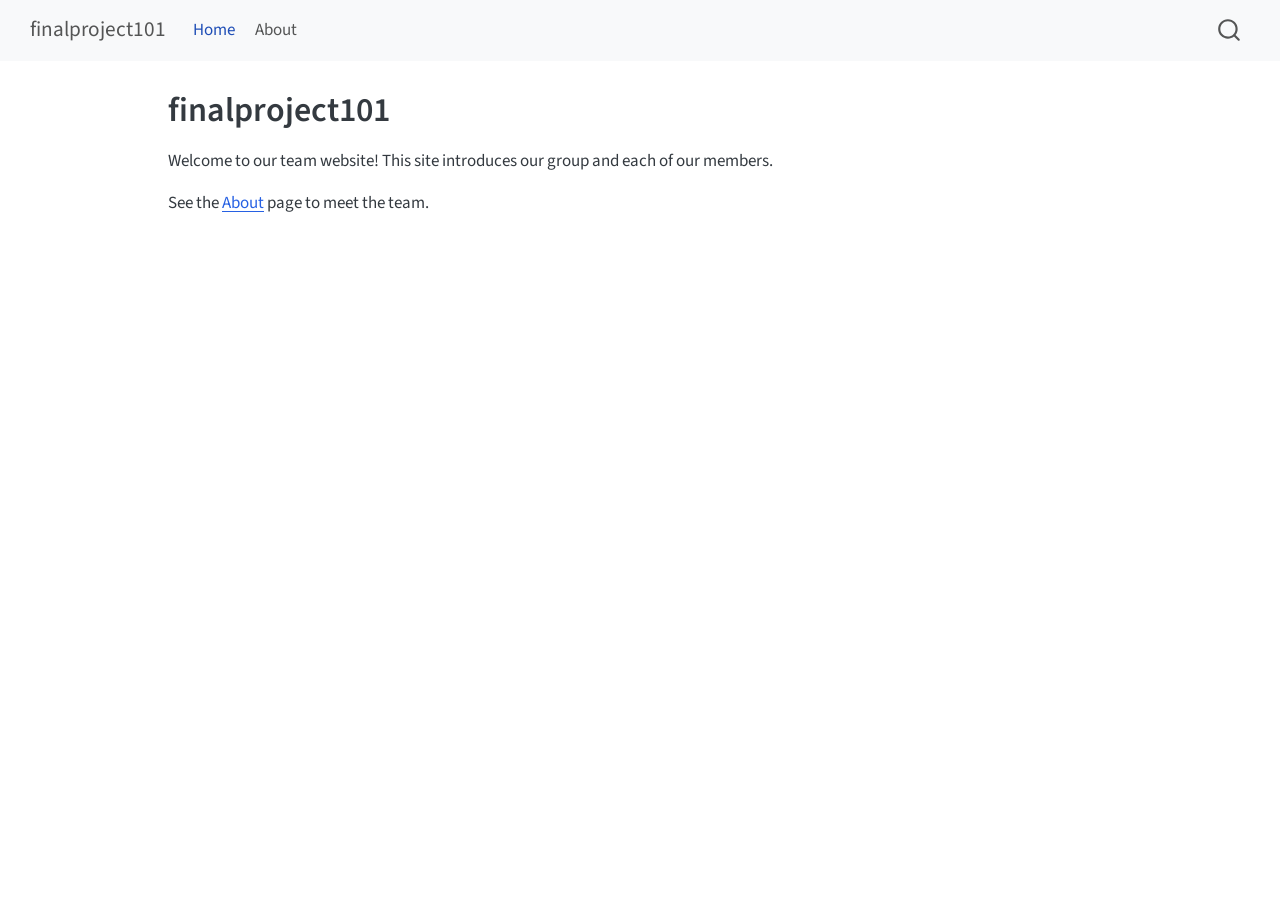
<file: index.html>
<!DOCTYPE html>
<html xmlns="http://www.w3.org/1999/xhtml" lang="en" xml:lang="en"><head>

<meta charset="utf-8">
<meta name="generator" content="quarto-1.8.27">

<meta name="viewport" content="width=device-width, initial-scale=1.0, user-scalable=yes">


<title>finalproject101</title>
<style>
code{white-space: pre-wrap;}
span.smallcaps{font-variant: small-caps;}
div.columns{display: flex; gap: min(4vw, 1.5em);}
div.column{flex: auto; overflow-x: auto;}
div.hanging-indent{margin-left: 1.5em; text-indent: -1.5em;}
ul.task-list{list-style: none;}
ul.task-list li input[type="checkbox"] {
  width: 0.8em;
  margin: 0 0.8em 0.2em -1em; /* quarto-specific, see https://github.com/quarto-dev/quarto-cli/issues/4556 */ 
  vertical-align: middle;
}
</style>


<script src="site_libs/quarto-nav/quarto-nav.js"></script>
<script src="site_libs/quarto-nav/headroom.min.js"></script>
<script src="site_libs/clipboard/clipboard.min.js"></script>
<script src="site_libs/quarto-search/autocomplete.umd.js"></script>
<script src="site_libs/quarto-search/fuse.min.js"></script>
<script src="site_libs/quarto-search/quarto-search.js"></script>
<meta name="quarto:offset" content="./">
<script src="site_libs/quarto-html/quarto.js" type="module"></script>
<script src="site_libs/quarto-html/tabsets/tabsets.js" type="module"></script>
<script src="site_libs/quarto-html/axe/axe-check.js" type="module"></script>
<script src="site_libs/quarto-html/popper.min.js"></script>
<script src="site_libs/quarto-html/tippy.umd.min.js"></script>
<script src="site_libs/quarto-html/anchor.min.js"></script>
<link href="site_libs/quarto-html/tippy.css" rel="stylesheet">
<link href="site_libs/quarto-html/quarto-syntax-highlighting-ed96de9b727972fe78a7b5d16c58bf87.css" rel="stylesheet" id="quarto-text-highlighting-styles">
<script src="site_libs/bootstrap/bootstrap.min.js"></script>
<link href="site_libs/bootstrap/bootstrap-icons.css" rel="stylesheet">
<link href="site_libs/bootstrap/bootstrap-87287fc3407a7592caf01627ad1c2f6a.min.css" rel="stylesheet" append-hash="true" id="quarto-bootstrap" data-mode="light">
<script id="quarto-search-options" type="application/json">{
  "location": "navbar",
  "copy-button": false,
  "collapse-after": 3,
  "panel-placement": "end",
  "type": "overlay",
  "limit": 50,
  "keyboard-shortcut": [
    "f",
    "/",
    "s"
  ],
  "show-item-context": false,
  "language": {
    "search-no-results-text": "No results",
    "search-matching-documents-text": "matching documents",
    "search-copy-link-title": "Copy link to search",
    "search-hide-matches-text": "Hide additional matches",
    "search-more-match-text": "more match in this document",
    "search-more-matches-text": "more matches in this document",
    "search-clear-button-title": "Clear",
    "search-text-placeholder": "",
    "search-detached-cancel-button-title": "Cancel",
    "search-submit-button-title": "Submit",
    "search-label": "Search"
  }
}</script>


<link rel="stylesheet" href="styles.css">
</head>

<body class="nav-fixed quarto-light">

<div id="quarto-search-results"></div>
  <header id="quarto-header" class="headroom fixed-top">
    <nav class="navbar navbar-expand-lg " data-bs-theme="dark">
      <div class="navbar-container container-fluid">
      <div class="navbar-brand-container mx-auto">
    <a class="navbar-brand" href="./index.html">
    <span class="navbar-title">finalproject101</span>
    </a>
  </div>
            <div id="quarto-search" class="" title="Search"></div>
          <button class="navbar-toggler" type="button" data-bs-toggle="collapse" data-bs-target="#navbarCollapse" aria-controls="navbarCollapse" role="menu" aria-expanded="false" aria-label="Toggle navigation" onclick="if (window.quartoToggleHeadroom) { window.quartoToggleHeadroom(); }">
  <span class="navbar-toggler-icon"></span>
</button>
          <div class="collapse navbar-collapse" id="navbarCollapse">
            <ul class="navbar-nav navbar-nav-scroll me-auto">
  <li class="nav-item">
    <a class="nav-link active" href="./index.html" aria-current="page"> 
<span class="menu-text">Home</span></a>
  </li>  
  <li class="nav-item">
    <a class="nav-link" href="./about.html"> 
<span class="menu-text">About</span></a>
  </li>  
</ul>
          </div> <!-- /navcollapse -->
            <div class="quarto-navbar-tools">
</div>
      </div> <!-- /container-fluid -->
    </nav>
</header>
<!-- content -->
<div id="quarto-content" class="quarto-container page-columns page-rows-contents page-layout-article page-navbar">
<!-- sidebar -->
<!-- margin-sidebar -->
    <div id="quarto-margin-sidebar" class="sidebar margin-sidebar zindex-bottom">
        
    </div>
<!-- main -->
<main class="content" id="quarto-document-content">

<header id="title-block-header" class="quarto-title-block default">
<div class="quarto-title">
<h1 class="title">finalproject101</h1>
</div>



<div class="quarto-title-meta">

    
  
    
  </div>
  


</header>


<p>Welcome to our team website! This site introduces our group and each of our members.</p>
<p>See the <a href="./about.html">About</a> page to meet the team.</p>



</main> <!-- /main -->
<script id="quarto-html-after-body" type="application/javascript">
  window.document.addEventListener("DOMContentLoaded", function (event) {
    const icon = "";
    const anchorJS = new window.AnchorJS();
    anchorJS.options = {
      placement: 'right',
      icon: icon
    };
    anchorJS.add('.anchored');
    const isCodeAnnotation = (el) => {
      for (const clz of el.classList) {
        if (clz.startsWith('code-annotation-')) {                     
          return true;
        }
      }
      return false;
    }
    const onCopySuccess = function(e) {
      // button target
      const button = e.trigger;
      // don't keep focus
      button.blur();
      // flash "checked"
      button.classList.add('code-copy-button-checked');
      var currentTitle = button.getAttribute("title");
      button.setAttribute("title", "Copied!");
      let tooltip;
      if (window.bootstrap) {
        button.setAttribute("data-bs-toggle", "tooltip");
        button.setAttribute("data-bs-placement", "left");
        button.setAttribute("data-bs-title", "Copied!");
        tooltip = new bootstrap.Tooltip(button, 
          { trigger: "manual", 
            customClass: "code-copy-button-tooltip",
            offset: [0, -8]});
        tooltip.show();    
      }
      setTimeout(function() {
        if (tooltip) {
          tooltip.hide();
          button.removeAttribute("data-bs-title");
          button.removeAttribute("data-bs-toggle");
          button.removeAttribute("data-bs-placement");
        }
        button.setAttribute("title", currentTitle);
        button.classList.remove('code-copy-button-checked');
      }, 1000);
      // clear code selection
      e.clearSelection();
    }
    const getTextToCopy = function(trigger) {
      const outerScaffold = trigger.parentElement.cloneNode(true);
      const codeEl = outerScaffold.querySelector('code');
      for (const childEl of codeEl.children) {
        if (isCodeAnnotation(childEl)) {
          childEl.remove();
        }
      }
      return codeEl.innerText;
    }
    const clipboard = new window.ClipboardJS('.code-copy-button:not([data-in-quarto-modal])', {
      text: getTextToCopy
    });
    clipboard.on('success', onCopySuccess);
    if (window.document.getElementById('quarto-embedded-source-code-modal')) {
      const clipboardModal = new window.ClipboardJS('.code-copy-button[data-in-quarto-modal]', {
        text: getTextToCopy,
        container: window.document.getElementById('quarto-embedded-source-code-modal')
      });
      clipboardModal.on('success', onCopySuccess);
    }
      var localhostRegex = new RegExp(/^(?:http|https):\/\/localhost\:?[0-9]*\//);
      var mailtoRegex = new RegExp(/^mailto:/);
        var filterRegex = new RegExp('/' + window.location.host + '/');
      var isInternal = (href) => {
          return filterRegex.test(href) || localhostRegex.test(href) || mailtoRegex.test(href);
      }
      // Inspect non-navigation links and adorn them if external
     var links = window.document.querySelectorAll('a[href]:not(.nav-link):not(.navbar-brand):not(.toc-action):not(.sidebar-link):not(.sidebar-item-toggle):not(.pagination-link):not(.no-external):not([aria-hidden]):not(.dropdown-item):not(.quarto-navigation-tool):not(.about-link)');
      for (var i=0; i<links.length; i++) {
        const link = links[i];
        if (!isInternal(link.href)) {
          // undo the damage that might have been done by quarto-nav.js in the case of
          // links that we want to consider external
          if (link.dataset.originalHref !== undefined) {
            link.href = link.dataset.originalHref;
          }
        }
      }
    function tippyHover(el, contentFn, onTriggerFn, onUntriggerFn) {
      const config = {
        allowHTML: true,
        maxWidth: 500,
        delay: 100,
        arrow: false,
        appendTo: function(el) {
            return el.parentElement;
        },
        interactive: true,
        interactiveBorder: 10,
        theme: 'quarto',
        placement: 'bottom-start',
      };
      if (contentFn) {
        config.content = contentFn;
      }
      if (onTriggerFn) {
        config.onTrigger = onTriggerFn;
      }
      if (onUntriggerFn) {
        config.onUntrigger = onUntriggerFn;
      }
      window.tippy(el, config); 
    }
    const noterefs = window.document.querySelectorAll('a[role="doc-noteref"]');
    for (var i=0; i<noterefs.length; i++) {
      const ref = noterefs[i];
      tippyHover(ref, function() {
        // use id or data attribute instead here
        let href = ref.getAttribute('data-footnote-href') || ref.getAttribute('href');
        try { href = new URL(href).hash; } catch {}
        const id = href.replace(/^#\/?/, "");
        const note = window.document.getElementById(id);
        if (note) {
          return note.innerHTML;
        } else {
          return "";
        }
      });
    }
    const xrefs = window.document.querySelectorAll('a.quarto-xref');
    const processXRef = (id, note) => {
      // Strip column container classes
      const stripColumnClz = (el) => {
        el.classList.remove("page-full", "page-columns");
        if (el.children) {
          for (const child of el.children) {
            stripColumnClz(child);
          }
        }
      }
      stripColumnClz(note)
      if (id === null || id.startsWith('sec-')) {
        // Special case sections, only their first couple elements
        const container = document.createElement("div");
        if (note.children && note.children.length > 2) {
          container.appendChild(note.children[0].cloneNode(true));
          for (let i = 1; i < note.children.length; i++) {
            const child = note.children[i];
            if (child.tagName === "P" && child.innerText === "") {
              continue;
            } else {
              container.appendChild(child.cloneNode(true));
              break;
            }
          }
          if (window.Quarto?.typesetMath) {
            window.Quarto.typesetMath(container);
          }
          return container.innerHTML
        } else {
          if (window.Quarto?.typesetMath) {
            window.Quarto.typesetMath(note);
          }
          return note.innerHTML;
        }
      } else {
        // Remove any anchor links if they are present
        const anchorLink = note.querySelector('a.anchorjs-link');
        if (anchorLink) {
          anchorLink.remove();
        }
        if (window.Quarto?.typesetMath) {
          window.Quarto.typesetMath(note);
        }
        if (note.classList.contains("callout")) {
          return note.outerHTML;
        } else {
          return note.innerHTML;
        }
      }
    }
    for (var i=0; i<xrefs.length; i++) {
      const xref = xrefs[i];
      tippyHover(xref, undefined, function(instance) {
        instance.disable();
        let url = xref.getAttribute('href');
        let hash = undefined; 
        if (url.startsWith('#')) {
          hash = url;
        } else {
          try { hash = new URL(url).hash; } catch {}
        }
        if (hash) {
          const id = hash.replace(/^#\/?/, "");
          const note = window.document.getElementById(id);
          if (note !== null) {
            try {
              const html = processXRef(id, note.cloneNode(true));
              instance.setContent(html);
            } finally {
              instance.enable();
              instance.show();
            }
          } else {
            // See if we can fetch this
            fetch(url.split('#')[0])
            .then(res => res.text())
            .then(html => {
              const parser = new DOMParser();
              const htmlDoc = parser.parseFromString(html, "text/html");
              const note = htmlDoc.getElementById(id);
              if (note !== null) {
                const html = processXRef(id, note);
                instance.setContent(html);
              } 
            }).finally(() => {
              instance.enable();
              instance.show();
            });
          }
        } else {
          // See if we can fetch a full url (with no hash to target)
          // This is a special case and we should probably do some content thinning / targeting
          fetch(url)
          .then(res => res.text())
          .then(html => {
            const parser = new DOMParser();
            const htmlDoc = parser.parseFromString(html, "text/html");
            const note = htmlDoc.querySelector('main.content');
            if (note !== null) {
              // This should only happen for chapter cross references
              // (since there is no id in the URL)
              // remove the first header
              if (note.children.length > 0 && note.children[0].tagName === "HEADER") {
                note.children[0].remove();
              }
              const html = processXRef(null, note);
              instance.setContent(html);
            } 
          }).finally(() => {
            instance.enable();
            instance.show();
          });
        }
      }, function(instance) {
      });
    }
        let selectedAnnoteEl;
        const selectorForAnnotation = ( cell, annotation) => {
          let cellAttr = 'data-code-cell="' + cell + '"';
          let lineAttr = 'data-code-annotation="' +  annotation + '"';
          const selector = 'span[' + cellAttr + '][' + lineAttr + ']';
          return selector;
        }
        const selectCodeLines = (annoteEl) => {
          const doc = window.document;
          const targetCell = annoteEl.getAttribute("data-target-cell");
          const targetAnnotation = annoteEl.getAttribute("data-target-annotation");
          const annoteSpan = window.document.querySelector(selectorForAnnotation(targetCell, targetAnnotation));
          const lines = annoteSpan.getAttribute("data-code-lines").split(",");
          const lineIds = lines.map((line) => {
            return targetCell + "-" + line;
          })
          let top = null;
          let height = null;
          let parent = null;
          if (lineIds.length > 0) {
              //compute the position of the single el (top and bottom and make a div)
              const el = window.document.getElementById(lineIds[0]);
              top = el.offsetTop;
              height = el.offsetHeight;
              parent = el.parentElement.parentElement;
            if (lineIds.length > 1) {
              const lastEl = window.document.getElementById(lineIds[lineIds.length - 1]);
              const bottom = lastEl.offsetTop + lastEl.offsetHeight;
              height = bottom - top;
            }
            if (top !== null && height !== null && parent !== null) {
              // cook up a div (if necessary) and position it 
              let div = window.document.getElementById("code-annotation-line-highlight");
              if (div === null) {
                div = window.document.createElement("div");
                div.setAttribute("id", "code-annotation-line-highlight");
                div.style.position = 'absolute';
                parent.appendChild(div);
              }
              div.style.top = top - 2 + "px";
              div.style.height = height + 4 + "px";
              div.style.left = 0;
              let gutterDiv = window.document.getElementById("code-annotation-line-highlight-gutter");
              if (gutterDiv === null) {
                gutterDiv = window.document.createElement("div");
                gutterDiv.setAttribute("id", "code-annotation-line-highlight-gutter");
                gutterDiv.style.position = 'absolute';
                const codeCell = window.document.getElementById(targetCell);
                const gutter = codeCell.querySelector('.code-annotation-gutter');
                gutter.appendChild(gutterDiv);
              }
              gutterDiv.style.top = top - 2 + "px";
              gutterDiv.style.height = height + 4 + "px";
            }
            selectedAnnoteEl = annoteEl;
          }
        };
        const unselectCodeLines = () => {
          const elementsIds = ["code-annotation-line-highlight", "code-annotation-line-highlight-gutter"];
          elementsIds.forEach((elId) => {
            const div = window.document.getElementById(elId);
            if (div) {
              div.remove();
            }
          });
          selectedAnnoteEl = undefined;
        };
          // Handle positioning of the toggle
      window.addEventListener(
        "resize",
        throttle(() => {
          elRect = undefined;
          if (selectedAnnoteEl) {
            selectCodeLines(selectedAnnoteEl);
          }
        }, 10)
      );
      function throttle(fn, ms) {
      let throttle = false;
      let timer;
        return (...args) => {
          if(!throttle) { // first call gets through
              fn.apply(this, args);
              throttle = true;
          } else { // all the others get throttled
              if(timer) clearTimeout(timer); // cancel #2
              timer = setTimeout(() => {
                fn.apply(this, args);
                timer = throttle = false;
              }, ms);
          }
        };
      }
        // Attach click handler to the DT
        const annoteDls = window.document.querySelectorAll('dt[data-target-cell]');
        for (const annoteDlNode of annoteDls) {
          annoteDlNode.addEventListener('click', (event) => {
            const clickedEl = event.target;
            if (clickedEl !== selectedAnnoteEl) {
              unselectCodeLines();
              const activeEl = window.document.querySelector('dt[data-target-cell].code-annotation-active');
              if (activeEl) {
                activeEl.classList.remove('code-annotation-active');
              }
              selectCodeLines(clickedEl);
              clickedEl.classList.add('code-annotation-active');
            } else {
              // Unselect the line
              unselectCodeLines();
              clickedEl.classList.remove('code-annotation-active');
            }
          });
        }
    const findCites = (el) => {
      const parentEl = el.parentElement;
      if (parentEl) {
        const cites = parentEl.dataset.cites;
        if (cites) {
          return {
            el,
            cites: cites.split(' ')
          };
        } else {
          return findCites(el.parentElement)
        }
      } else {
        return undefined;
      }
    };
    var bibliorefs = window.document.querySelectorAll('a[role="doc-biblioref"]');
    for (var i=0; i<bibliorefs.length; i++) {
      const ref = bibliorefs[i];
      const citeInfo = findCites(ref);
      if (citeInfo) {
        tippyHover(citeInfo.el, function() {
          var popup = window.document.createElement('div');
          citeInfo.cites.forEach(function(cite) {
            var citeDiv = window.document.createElement('div');
            citeDiv.classList.add('hanging-indent');
            citeDiv.classList.add('csl-entry');
            var biblioDiv = window.document.getElementById('ref-' + cite);
            if (biblioDiv) {
              citeDiv.innerHTML = biblioDiv.innerHTML;
            }
            popup.appendChild(citeDiv);
          });
          return popup.innerHTML;
        });
      }
    }
  });
  </script>
</div> <!-- /content -->




</body></html>
</file>
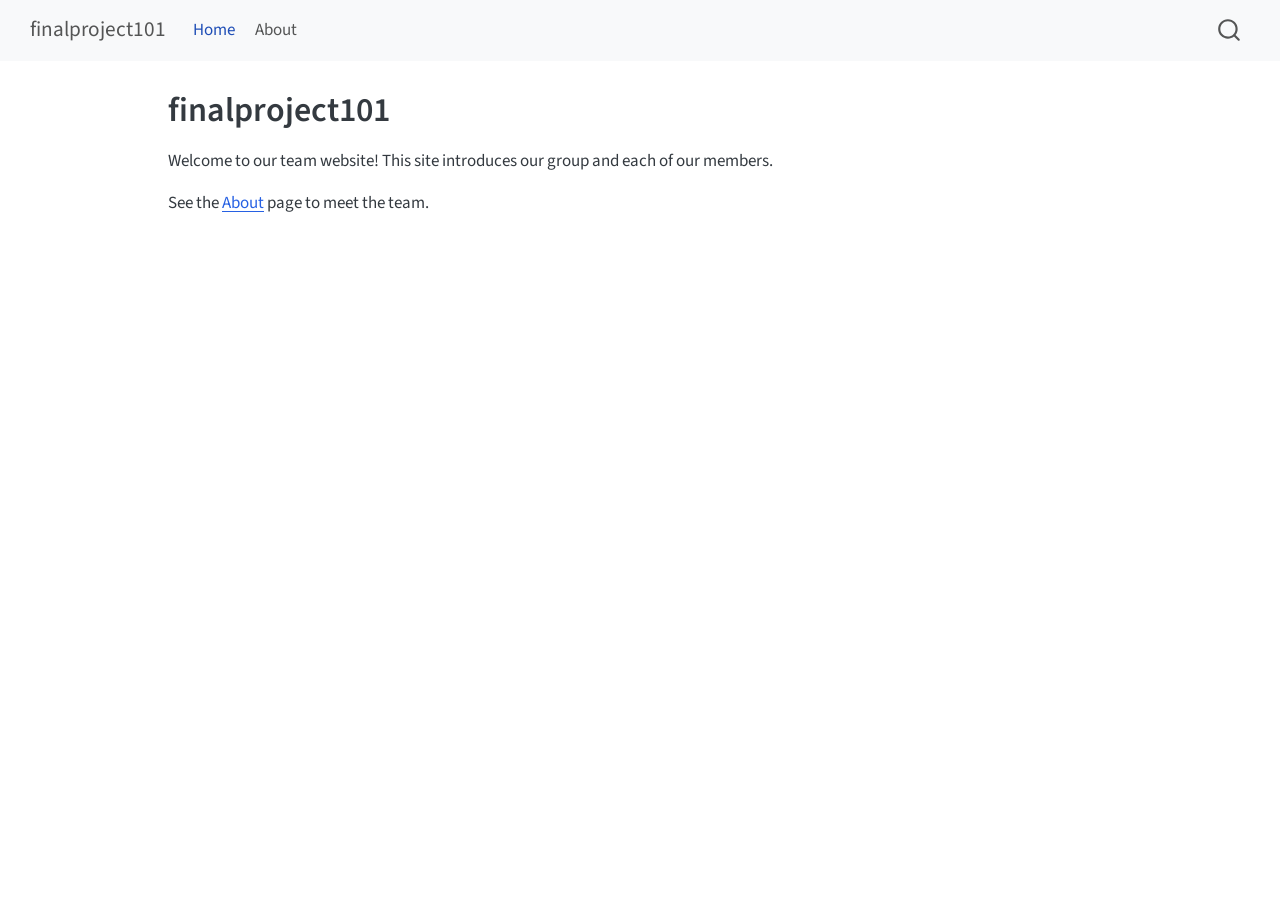
<file: docs/index.html>
<!DOCTYPE html>
<html xmlns="http://www.w3.org/1999/xhtml" lang="en" xml:lang="en"><head>

<meta charset="utf-8">
<meta name="generator" content="quarto-1.10.18">

<meta name="viewport" content="width=device-width, initial-scale=1.0, user-scalable=yes">


<title>finalproject101</title>
<style>
/* Default styles provided by pandoc.
** See https://pandoc.org/MANUAL.html#variables-for-html for config info.
*/
span.smallcaps{font-variant: small-caps;}
div.columns{display: flex; gap: 1.5em;}
div.column{flex: auto;}
@media screen {
div.columns{gap: min(4vw, 1.5em);}
div.column{overflow-x: auto;}
}
div.hanging-indent{margin-left: 1.5em; text-indent: -1.5em;}
ul.task-list{list-style: none;}
ul.task-list li input[type="checkbox"] {
  width: 0.8em;
  margin: 0 0.8em 0.2em -1em; /* quarto-specific, see https://github.com/quarto-dev/quarto-cli/issues/4556 */ 
  vertical-align: middle;
}
</style>


<script src="site_libs/quarto-nav/quarto-nav.js"></script>
<script src="site_libs/quarto-nav/headroom.min.js"></script>
<script src="site_libs/clipboard/clipboard.min.js"></script>
<script src="site_libs/quarto-search/autocomplete.umd.js"></script>
<script src="site_libs/quarto-search/fuse.min.js"></script>
<script src="site_libs/quarto-search/quarto-search.js"></script>
<meta name="quarto:offset" content="./">
<script src="site_libs/quarto-html/quarto.js" type="module"></script>
<script src="site_libs/quarto-html/tabsets/tabsets.js" type="module"></script>
<script src="site_libs/quarto-html/popper.min.js"></script>
<script src="site_libs/quarto-html/tippy.umd.min.js"></script>
<script src="site_libs/quarto-html/anchor.min.js"></script>
<link href="site_libs/quarto-html/tippy.css" rel="stylesheet">
<link href="site_libs/quarto-html/quarto-syntax-highlighting-64a204ab8560d761af7679ceaba22944.css" rel="stylesheet" id="quarto-text-highlighting-styles">
<script src="site_libs/bootstrap/bootstrap.min.js"></script>
<link href="site_libs/bootstrap/bootstrap-icons.css" rel="stylesheet">
<link href="site_libs/bootstrap/bootstrap-172ba59bd5e0b52282274ba0c0cc16fc.min.css" rel="stylesheet" append-hash="true" id="quarto-bootstrap" data-mode="light">
<script id="quarto-search-options" type="application/json">{
  "location": "navbar",
  "copy-button": false,
  "collapse-after": 3,
  "panel-placement": "end",
  "type": "overlay",
  "limit": 50,
  "keyboard-shortcut": [
    "f",
    "/",
    "s"
  ],
  "show-item-context": false,
  "language": {
    "search-no-results-text": "No results",
    "search-matching-documents-text": "matching documents",
    "search-copy-link-title": "Copy link to search",
    "search-hide-matches-text": "Hide additional matches",
    "search-more-match-text": "more match in this document",
    "search-more-matches-text": "more matches in this document",
    "search-clear-button-title": "Clear",
    "search-text-placeholder": "",
    "search-detached-cancel-button-title": "Cancel",
    "search-submit-button-title": "Submit",
    "search-label": "Search"
  }
}</script>


<link rel="stylesheet" href="styles.css">
</head>

<body class="nav-fixed quarto-light">

<div id="quarto-search-results"></div>
  <header id="quarto-header" class="headroom fixed-top">
    <nav class="navbar navbar-expand-lg " data-bs-theme="dark">
      <div class="navbar-container container-fluid">
      <div class="navbar-brand-container mx-auto">
    <a class="navbar-brand" href="./index.html">
    <span class="navbar-title">finalproject101</span>
    </a>
  </div>
            <div id="quarto-search" class="" title="Search"></div>
          <button class="navbar-toggler" type="button" data-bs-toggle="collapse" data-bs-target="#navbarCollapse" aria-controls="navbarCollapse" role="menu" aria-expanded="false" aria-label="Toggle navigation" onclick="if (window.quartoToggleHeadroom) { window.quartoToggleHeadroom(); }">
  <span class="navbar-toggler-icon"></span>
</button>
          <div class="collapse navbar-collapse" id="navbarCollapse">
            <ul class="navbar-nav navbar-nav-scroll me-auto">
  <li class="nav-item">
    <a class="nav-link active" href="./index.html" aria-current="page"> 
<span class="menu-text">Home</span></a>
  </li>  
  <li class="nav-item">
    <a class="nav-link" href="./about.html"> 
<span class="menu-text">About</span></a>
  </li>  
</ul>
          </div> <!-- /navcollapse -->
            <div class="quarto-navbar-tools">
</div>
      </div> <!-- /container-fluid -->
    </nav>
</header>
<!-- content -->
<div id="quarto-content" class="quarto-container page-columns page-rows-contents page-layout-article page-navbar">
<!-- sidebar -->
<!-- margin-sidebar -->
    <div id="quarto-margin-sidebar" class="sidebar margin-sidebar zindex-bottom">
        
    </div>
<!-- main -->
<main class="content" id="quarto-document-content">

<header id="title-block-header" class="quarto-title-block default">
<div class="quarto-title">
<h1 class="title">finalproject101</h1>
</div>



<div class="quarto-title-meta">

    
  
    
  </div>
  


</header>


<p>Welcome to our team website! This site introduces our group and each of our members.</p>
<p>See the <a href="./about.html">About</a> page to meet the team.</p>



</main> <!-- /main -->
<script id="quarto-html-after-body" type="application/javascript">
  window.document.addEventListener("DOMContentLoaded", function (event) {
    const icon = "";
    const anchorJS = new window.AnchorJS();
    anchorJS.options = {
      placement: 'right',
      icon: icon
    };
    anchorJS.add('.anchored');
    const isCodeAnnotation = (el) => {
      for (const clz of el.classList) {
        if (clz.startsWith('code-annotation-')) {                     
          return true;
        }
      }
      return false;
    }
    const onCopySuccess = function(e) {
      // button target
      const button = e.trigger;
      // don't keep focus
      button.blur();
      // flash "checked"
      button.classList.add('code-copy-button-checked');
      var currentTitle = button.getAttribute("title");
      button.setAttribute("title", "Copied!");
      let tooltip;
      if (window.bootstrap) {
        button.setAttribute("data-bs-toggle", "tooltip");
        button.setAttribute("data-bs-placement", "left");
        button.setAttribute("data-bs-title", "Copied!");
        tooltip = new bootstrap.Tooltip(button, 
          { trigger: "manual", 
            customClass: "code-copy-button-tooltip",
            offset: [0, -8]});
        tooltip.show();    
      }
      setTimeout(function() {
        if (tooltip) {
          tooltip.hide();
          button.removeAttribute("data-bs-title");
          button.removeAttribute("data-bs-toggle");
          button.removeAttribute("data-bs-placement");
        }
        button.setAttribute("title", currentTitle);
        button.classList.remove('code-copy-button-checked');
      }, 1000);
      // clear code selection
      e.clearSelection();
    }
    const getTextToCopy = function(trigger) {
      const outerScaffold = trigger.parentElement.cloneNode(true);
      const codeEl = outerScaffold.querySelector('code');
      for (const childEl of codeEl.children) {
        if (isCodeAnnotation(childEl)) {
          childEl.remove();
        }
      }
      return codeEl.innerText;
    }
    const clipboard = new window.ClipboardJS('.code-copy-button:not([data-in-quarto-modal])', {
      text: getTextToCopy
    });
    clipboard.on('success', onCopySuccess);
    if (window.document.getElementById('quarto-embedded-source-code-modal')) {
      const clipboardModal = new window.ClipboardJS('.code-copy-button[data-in-quarto-modal]', {
        text: getTextToCopy,
        container: window.document.getElementById('quarto-embedded-source-code-modal')
      });
      clipboardModal.on('success', onCopySuccess);
    }
      var localhostRegex = new RegExp(/^(?:http|https):\/\/localhost\:?[0-9]*\//);
      var mailtoRegex = new RegExp(/^mailto:/);
        var filterRegex = new RegExp('/' + window.location.host + '/');
      var isInternal = (href) => {
          return filterRegex.test(href) || localhostRegex.test(href) || mailtoRegex.test(href);
      }
      // Inspect non-navigation links and adorn them if external
     var links = window.document.querySelectorAll('a[href]:not(.nav-link):not(.navbar-brand):not(.toc-action):not(.sidebar-link):not(.sidebar-item-toggle):not(.pagination-link):not(.no-external):not([aria-hidden]):not(.dropdown-item):not(.quarto-navigation-tool):not(.about-link)');
      for (var i=0; i<links.length; i++) {
        const link = links[i];
        if (!isInternal(link.href)) {
          // undo the damage that might have been done by quarto-nav.js in the case of
          // links that we want to consider external
          if (link.dataset.originalHref !== undefined) {
            link.href = link.dataset.originalHref;
          }
        }
      }
    function tippyHover(el, contentFn, onTriggerFn, onUntriggerFn) {
      const config = {
        allowHTML: true,
        maxWidth: 500,
        delay: 100,
        arrow: false,
        appendTo: function(el) {
            return el.parentElement;
        },
        interactive: true,
        interactiveBorder: 10,
        theme: 'quarto',
        placement: 'bottom-start',
      };
      if (contentFn) {
        config.content = contentFn;
      }
      if (onTriggerFn) {
        config.onTrigger = onTriggerFn;
      }
      if (onUntriggerFn) {
        config.onUntrigger = onUntriggerFn;
      }
      window.tippy(el, config); 
    }
    const noterefs = window.document.querySelectorAll('a[role="doc-noteref"]');
    for (var i=0; i<noterefs.length; i++) {
      const ref = noterefs[i];
      tippyHover(ref, function() {
        // use id or data attribute instead here
        let href = ref.getAttribute('data-footnote-href') || ref.getAttribute('href');
        try { href = new URL(href).hash; } catch {}
        const id = href.replace(/^#\/?/, "");
        const note = window.document.getElementById(id);
        if (note) {
          return note.innerHTML;
        } else {
          return "";
        }
      });
    }
    const xrefs = window.document.querySelectorAll('a.quarto-xref');
    const processXRef = (id, note) => {
      // Strip column container classes
      const stripColumnClz = (el) => {
        el.classList.remove("page-full", "page-columns");
        if (el.children) {
          for (const child of el.children) {
            stripColumnClz(child);
          }
        }
      }
      stripColumnClz(note)
      if (id === null || id.startsWith('sec-')) {
        // Special case sections, only their first couple elements
        const container = document.createElement("div");
        if (note.children && note.children.length > 2) {
          container.appendChild(note.children[0].cloneNode(true));
          for (let i = 1; i < note.children.length; i++) {
            const child = note.children[i];
            if (child.tagName === "P" && child.innerText === "") {
              continue;
            } else {
              container.appendChild(child.cloneNode(true));
              break;
            }
          }
          if (window.Quarto?.typesetMath) {
            window.Quarto.typesetMath(container);
          }
          return container.innerHTML
        } else {
          if (window.Quarto?.typesetMath) {
            window.Quarto.typesetMath(note);
          }
          return note.innerHTML;
        }
      } else {
        // Remove any anchor links if they are present
        const anchorLink = note.querySelector('a.anchorjs-link');
        if (anchorLink) {
          anchorLink.remove();
        }
        if (window.Quarto?.typesetMath) {
          window.Quarto.typesetMath(note);
        }
        if (note.classList.contains("callout")) {
          return note.outerHTML;
        } else {
          return note.innerHTML;
        }
      }
    }
    for (var i=0; i<xrefs.length; i++) {
      const xref = xrefs[i];
      tippyHover(xref, undefined, function(instance) {
        instance.disable();
        let url = xref.getAttribute('href');
        let hash = undefined; 
        if (url.startsWith('#')) {
          hash = url;
        } else {
          try { hash = new URL(url).hash; } catch {}
        }
        if (hash) {
          const id = hash.replace(/^#\/?/, "");
          const note = window.document.getElementById(id);
          if (note !== null) {
            try {
              const html = processXRef(id, note.cloneNode(true));
              instance.setContent(html);
            } finally {
              instance.enable();
              instance.show();
            }
          } else {
            // See if we can fetch this
            fetch(url.split('#')[0])
            .then(res => res.text())
            .then(html => {
              const parser = new DOMParser();
              const htmlDoc = parser.parseFromString(html, "text/html");
              const note = htmlDoc.getElementById(id);
              if (note !== null) {
                const html = processXRef(id, note);
                instance.setContent(html);
              } 
            }).finally(() => {
              instance.enable();
              instance.show();
            });
          }
        } else {
          // See if we can fetch a full url (with no hash to target)
          // This is a special case and we should probably do some content thinning / targeting
          fetch(url)
          .then(res => res.text())
          .then(html => {
            const parser = new DOMParser();
            const htmlDoc = parser.parseFromString(html, "text/html");
            const note = htmlDoc.querySelector('main.content');
            if (note !== null) {
              // This should only happen for chapter cross references
              // (since there is no id in the URL)
              // remove the first header
              if (note.children.length > 0 && note.children[0].tagName === "HEADER") {
                note.children[0].remove();
              }
              const html = processXRef(null, note);
              instance.setContent(html);
            } 
          }).finally(() => {
            instance.enable();
            instance.show();
          });
        }
      }, function(instance) {
      });
    }
        let selectedAnnoteEl;
        const selectorForAnnotation = ( cell, annotation) => {
          let cellAttr = 'data-code-cell="' + cell + '"';
          let lineAttr = 'data-code-annotation="' +  annotation + '"';
          const selector = 'span[' + cellAttr + '][' + lineAttr + ']';
          return selector;
        }
        const selectCodeLines = (annoteEl) => {
          const doc = window.document;
          const targetCell = annoteEl.getAttribute("data-target-cell");
          const targetAnnotation = annoteEl.getAttribute("data-target-annotation");
          const annoteSpan = window.document.querySelector(selectorForAnnotation(targetCell, targetAnnotation));
          const lines = annoteSpan.getAttribute("data-code-lines").split(",");
          const lineIds = lines.map((line) => {
            return targetCell + "-" + line;
          })
          let top = null;
          let height = null;
          let parent = null;
          if (lineIds.length > 0) {
              //compute the position of the single el (top and bottom and make a div)
              const el = window.document.getElementById(lineIds[0]);
              top = el.offsetTop;
              height = el.offsetHeight;
              parent = el.parentElement.parentElement;
            if (lineIds.length > 1) {
              const lastEl = window.document.getElementById(lineIds[lineIds.length - 1]);
              const bottom = lastEl.offsetTop + lastEl.offsetHeight;
              height = bottom - top;
            }
            if (top !== null && height !== null && parent !== null) {
              // cook up a div (if necessary) and position it 
              let div = window.document.getElementById("code-annotation-line-highlight");
              if (div === null) {
                div = window.document.createElement("div");
                div.setAttribute("id", "code-annotation-line-highlight");
                div.style.position = 'absolute';
                parent.appendChild(div);
              }
              div.style.top = top - 2 + "px";
              div.style.height = height + 4 + "px";
              div.style.left = 0;
              let gutterDiv = window.document.getElementById("code-annotation-line-highlight-gutter");
              if (gutterDiv === null) {
                gutterDiv = window.document.createElement("div");
                gutterDiv.setAttribute("id", "code-annotation-line-highlight-gutter");
                gutterDiv.style.position = 'absolute';
                const codeCell = window.document.getElementById(targetCell);
                const gutter = codeCell.querySelector('.code-annotation-gutter');
                gutter.appendChild(gutterDiv);
              }
              gutterDiv.style.top = top - 2 + "px";
              gutterDiv.style.height = height + 4 + "px";
            }
            selectedAnnoteEl = annoteEl;
          }
        };
        const unselectCodeLines = () => {
          const elementsIds = ["code-annotation-line-highlight", "code-annotation-line-highlight-gutter"];
          elementsIds.forEach((elId) => {
            const div = window.document.getElementById(elId);
            if (div) {
              div.remove();
            }
          });
          selectedAnnoteEl = undefined;
        };
          // Handle positioning of the toggle
      window.addEventListener(
        "resize",
        throttle(() => {
          elRect = undefined;
          if (selectedAnnoteEl) {
            selectCodeLines(selectedAnnoteEl);
          }
        }, 10)
      );
      function throttle(fn, ms) {
      let throttle = false;
      let timer;
        return (...args) => {
          if(!throttle) { // first call gets through
              fn.apply(this, args);
              throttle = true;
          } else { // all the others get throttled
              if(timer) clearTimeout(timer); // cancel #2
              timer = setTimeout(() => {
                fn.apply(this, args);
                timer = throttle = false;
              }, ms);
          }
        };
      }
        // Attach click handler to the DT
        const annoteDls = window.document.querySelectorAll('dt[data-target-cell]');
        for (const annoteDlNode of annoteDls) {
          annoteDlNode.addEventListener('click', (event) => {
            const clickedEl = event.target;
            if (clickedEl !== selectedAnnoteEl) {
              unselectCodeLines();
              const activeEl = window.document.querySelector('dt[data-target-cell].code-annotation-active');
              if (activeEl) {
                activeEl.classList.remove('code-annotation-active');
              }
              selectCodeLines(clickedEl);
              clickedEl.classList.add('code-annotation-active');
            } else {
              // Unselect the line
              unselectCodeLines();
              clickedEl.classList.remove('code-annotation-active');
            }
          });
        }
    const findCites = (el) => {
      const parentEl = el.parentElement;
      if (parentEl) {
        const cites = parentEl.dataset.cites;
        if (cites) {
          return {
            el,
            cites: cites.split(' ')
          };
        } else {
          return findCites(el.parentElement)
        }
      } else {
        return undefined;
      }
    };
    var bibliorefs = window.document.querySelectorAll('a[role="doc-biblioref"]');
    for (var i=0; i<bibliorefs.length; i++) {
      const ref = bibliorefs[i];
      const citeInfo = findCites(ref);
      if (citeInfo) {
        tippyHover(citeInfo.el, function() {
          var popup = window.document.createElement('div');
          citeInfo.cites.forEach(function(cite) {
            var citeDiv = window.document.createElement('div');
            citeDiv.classList.add('hanging-indent');
            citeDiv.classList.add('csl-entry');
            var biblioDiv = window.document.getElementById('ref-' + cite);
            if (biblioDiv) {
              citeDiv.innerHTML = biblioDiv.innerHTML;
            }
            popup.appendChild(citeDiv);
          });
          return popup.innerHTML;
        });
      }
    }
  });
  </script>
</div> <!-- /content -->




</body></html>
</file>
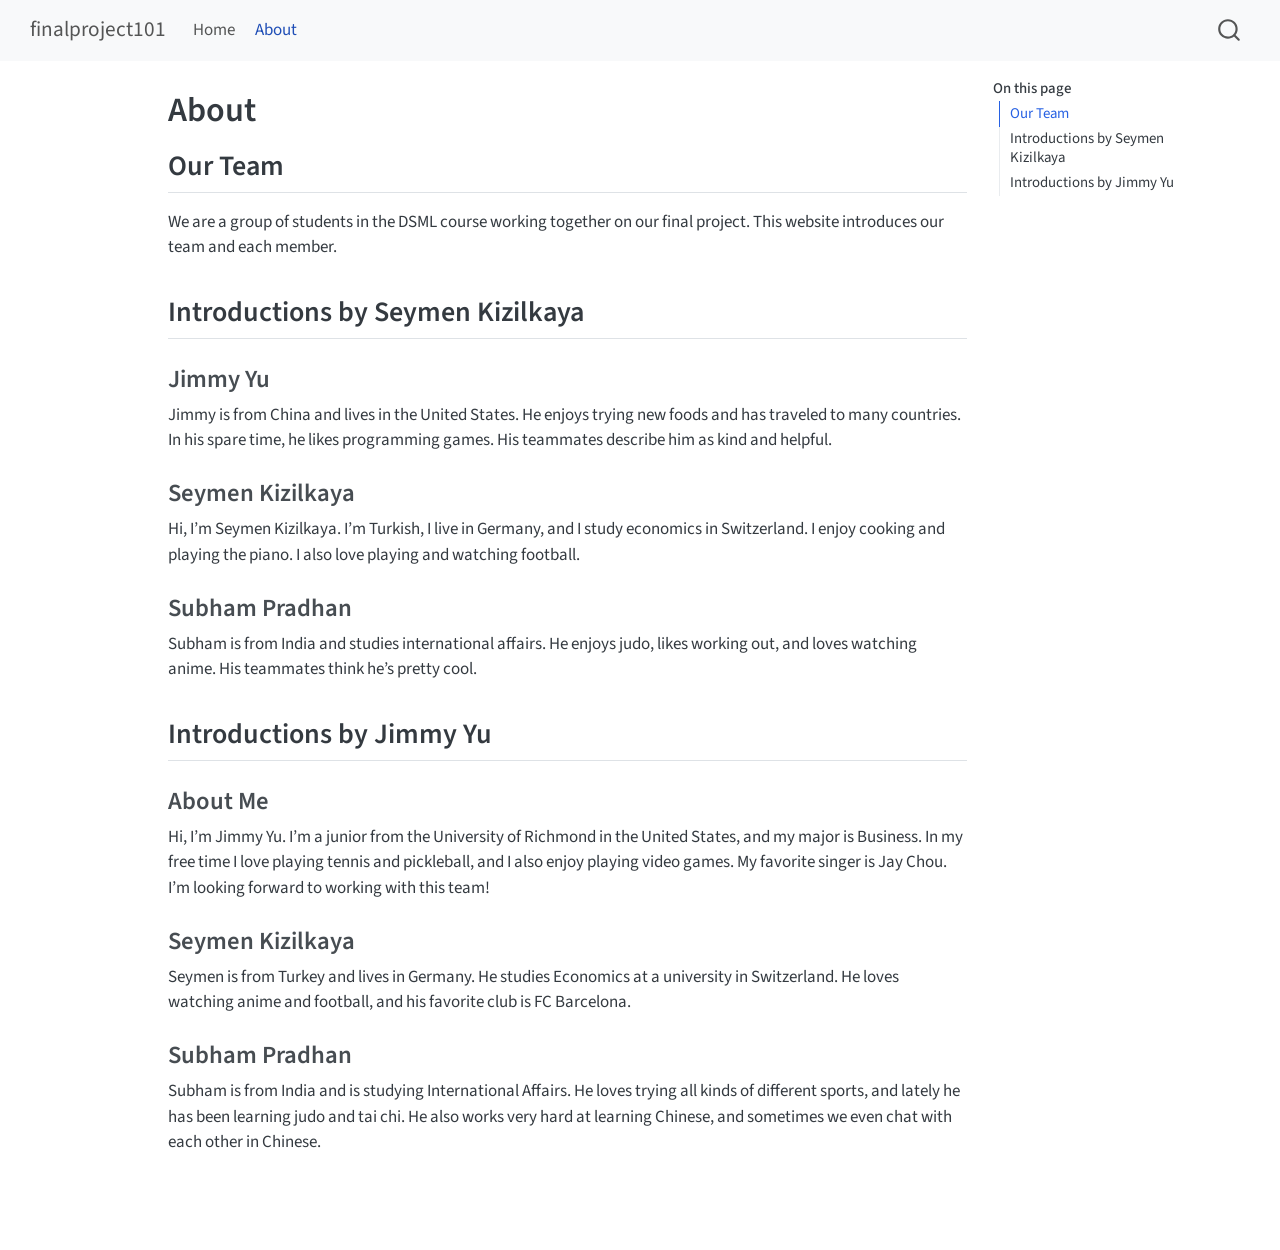
<file: about.html>
<!DOCTYPE html>
<html xmlns="http://www.w3.org/1999/xhtml" lang="en" xml:lang="en"><head>

<meta charset="utf-8">
<meta name="generator" content="quarto-1.8.27">

<meta name="viewport" content="width=device-width, initial-scale=1.0, user-scalable=yes">


<title>About – finalproject101</title>
<style>
code{white-space: pre-wrap;}
span.smallcaps{font-variant: small-caps;}
div.columns{display: flex; gap: min(4vw, 1.5em);}
div.column{flex: auto; overflow-x: auto;}
div.hanging-indent{margin-left: 1.5em; text-indent: -1.5em;}
ul.task-list{list-style: none;}
ul.task-list li input[type="checkbox"] {
  width: 0.8em;
  margin: 0 0.8em 0.2em -1em; /* quarto-specific, see https://github.com/quarto-dev/quarto-cli/issues/4556 */ 
  vertical-align: middle;
}
</style>


<script src="site_libs/quarto-nav/quarto-nav.js"></script>
<script src="site_libs/quarto-nav/headroom.min.js"></script>
<script src="site_libs/clipboard/clipboard.min.js"></script>
<script src="site_libs/quarto-search/autocomplete.umd.js"></script>
<script src="site_libs/quarto-search/fuse.min.js"></script>
<script src="site_libs/quarto-search/quarto-search.js"></script>
<meta name="quarto:offset" content="./">
<script src="site_libs/quarto-html/quarto.js" type="module"></script>
<script src="site_libs/quarto-html/tabsets/tabsets.js" type="module"></script>
<script src="site_libs/quarto-html/axe/axe-check.js" type="module"></script>
<script src="site_libs/quarto-html/popper.min.js"></script>
<script src="site_libs/quarto-html/tippy.umd.min.js"></script>
<script src="site_libs/quarto-html/anchor.min.js"></script>
<link href="site_libs/quarto-html/tippy.css" rel="stylesheet">
<link href="site_libs/quarto-html/quarto-syntax-highlighting-ed96de9b727972fe78a7b5d16c58bf87.css" rel="stylesheet" id="quarto-text-highlighting-styles">
<script src="site_libs/bootstrap/bootstrap.min.js"></script>
<link href="site_libs/bootstrap/bootstrap-icons.css" rel="stylesheet">
<link href="site_libs/bootstrap/bootstrap-87287fc3407a7592caf01627ad1c2f6a.min.css" rel="stylesheet" append-hash="true" id="quarto-bootstrap" data-mode="light">
<script id="quarto-search-options" type="application/json">{
  "location": "navbar",
  "copy-button": false,
  "collapse-after": 3,
  "panel-placement": "end",
  "type": "overlay",
  "limit": 50,
  "keyboard-shortcut": [
    "f",
    "/",
    "s"
  ],
  "show-item-context": false,
  "language": {
    "search-no-results-text": "No results",
    "search-matching-documents-text": "matching documents",
    "search-copy-link-title": "Copy link to search",
    "search-hide-matches-text": "Hide additional matches",
    "search-more-match-text": "more match in this document",
    "search-more-matches-text": "more matches in this document",
    "search-clear-button-title": "Clear",
    "search-text-placeholder": "",
    "search-detached-cancel-button-title": "Cancel",
    "search-submit-button-title": "Submit",
    "search-label": "Search"
  }
}</script>


<link rel="stylesheet" href="styles.css">
</head>

<body class="nav-fixed quarto-light">

<div id="quarto-search-results"></div>
  <header id="quarto-header" class="headroom fixed-top">
    <nav class="navbar navbar-expand-lg " data-bs-theme="dark">
      <div class="navbar-container container-fluid">
      <div class="navbar-brand-container mx-auto">
    <a class="navbar-brand" href="./index.html">
    <span class="navbar-title">finalproject101</span>
    </a>
  </div>
            <div id="quarto-search" class="" title="Search"></div>
          <button class="navbar-toggler" type="button" data-bs-toggle="collapse" data-bs-target="#navbarCollapse" aria-controls="navbarCollapse" role="menu" aria-expanded="false" aria-label="Toggle navigation" onclick="if (window.quartoToggleHeadroom) { window.quartoToggleHeadroom(); }">
  <span class="navbar-toggler-icon"></span>
</button>
          <div class="collapse navbar-collapse" id="navbarCollapse">
            <ul class="navbar-nav navbar-nav-scroll me-auto">
  <li class="nav-item">
    <a class="nav-link" href="./index.html"> 
<span class="menu-text">Home</span></a>
  </li>  
  <li class="nav-item">
    <a class="nav-link active" href="./about.html" aria-current="page"> 
<span class="menu-text">About</span></a>
  </li>  
</ul>
          </div> <!-- /navcollapse -->
            <div class="quarto-navbar-tools">
</div>
      </div> <!-- /container-fluid -->
    </nav>
</header>
<!-- content -->
<div id="quarto-content" class="quarto-container page-columns page-rows-contents page-layout-article page-navbar">
<!-- sidebar -->
<!-- margin-sidebar -->
    <div id="quarto-margin-sidebar" class="sidebar margin-sidebar">
        <nav id="TOC" role="doc-toc" class="toc-active">
    <h2 id="toc-title">On this page</h2>
   
  <ul>
  <li><a href="#our-team" id="toc-our-team" class="nav-link active" data-scroll-target="#our-team">Our Team</a></li>
  <li><a href="#introductions-by-seymen-kizilkaya" id="toc-introductions-by-seymen-kizilkaya" class="nav-link" data-scroll-target="#introductions-by-seymen-kizilkaya">Introductions by Seymen Kizilkaya</a>
  <ul class="collapse">
  <li><a href="#jimmy-yu" id="toc-jimmy-yu" class="nav-link" data-scroll-target="#jimmy-yu">Jimmy Yu</a></li>
  <li><a href="#seymen-kizilkaya" id="toc-seymen-kizilkaya" class="nav-link" data-scroll-target="#seymen-kizilkaya">Seymen Kizilkaya</a></li>
  <li><a href="#subham-pradhan" id="toc-subham-pradhan" class="nav-link" data-scroll-target="#subham-pradhan">Subham Pradhan</a></li>
  </ul></li>
  <li><a href="#introductions-by-jimmy-yu" id="toc-introductions-by-jimmy-yu" class="nav-link" data-scroll-target="#introductions-by-jimmy-yu">Introductions by Jimmy Yu</a>
  <ul class="collapse">
  <li><a href="#about-me" id="toc-about-me" class="nav-link" data-scroll-target="#about-me">About Me</a></li>
  <li><a href="#seymen-kizilkaya-1" id="toc-seymen-kizilkaya-1" class="nav-link" data-scroll-target="#seymen-kizilkaya-1">Seymen Kizilkaya</a></li>
  <li><a href="#subham-pradhan-1" id="toc-subham-pradhan-1" class="nav-link" data-scroll-target="#subham-pradhan-1">Subham Pradhan</a></li>
  </ul></li>
  </ul>
</nav>
    </div>
<!-- main -->
<main class="content" id="quarto-document-content">

<header id="title-block-header" class="quarto-title-block default">
<div class="quarto-title">
<h1 class="title">About</h1>
</div>



<div class="quarto-title-meta">

    
  
    
  </div>
  


</header>


<section id="our-team" class="level2">
<h2 class="anchored" data-anchor-id="our-team">Our Team</h2>
<p>We are a group of students in the DSML course working together on our final project. This website introduces our team and each member.</p>
</section>
<section id="introductions-by-seymen-kizilkaya" class="level2">
<h2 class="anchored" data-anchor-id="introductions-by-seymen-kizilkaya">Introductions by Seymen Kizilkaya</h2>
<section id="jimmy-yu" class="level3">
<h3 class="anchored" data-anchor-id="jimmy-yu">Jimmy Yu</h3>
<p>Jimmy is from China and lives in the United States. He enjoys trying new foods and has traveled to many countries. In his spare time, he likes programming games. His teammates describe him as kind and helpful.</p>
</section>
<section id="seymen-kizilkaya" class="level3">
<h3 class="anchored" data-anchor-id="seymen-kizilkaya">Seymen Kizilkaya</h3>
<p>Hi, I’m Seymen Kizilkaya. I’m Turkish, I live in Germany, and I study economics in Switzerland. I enjoy cooking and playing the piano. I also love playing and watching football.</p>
</section>
<section id="subham-pradhan" class="level3">
<h3 class="anchored" data-anchor-id="subham-pradhan">Subham Pradhan</h3>
<p>Subham is from India and studies international affairs. He enjoys judo, likes working out, and loves watching anime. His teammates think he’s pretty cool.</p>
</section>
</section>
<section id="introductions-by-jimmy-yu" class="level2">
<h2 class="anchored" data-anchor-id="introductions-by-jimmy-yu">Introductions by Jimmy Yu</h2>
<section id="about-me" class="level3">
<h3 class="anchored" data-anchor-id="about-me">About Me</h3>
<p>Hi, I’m Jimmy Yu. I’m a junior from the University of Richmond in the United States, and my major is Business. In my free time I love playing tennis and pickleball, and I also enjoy playing video games. My favorite singer is Jay Chou. I’m looking forward to working with this team!</p>
</section>
<section id="seymen-kizilkaya-1" class="level3">
<h3 class="anchored" data-anchor-id="seymen-kizilkaya-1">Seymen Kizilkaya</h3>
<p>Seymen is from Turkey and lives in Germany. He studies Economics at a university in Switzerland. He loves watching anime and football, and his favorite club is FC Barcelona.</p>
</section>
<section id="subham-pradhan-1" class="level3">
<h3 class="anchored" data-anchor-id="subham-pradhan-1">Subham Pradhan</h3>
<p>Subham is from India and is studying International Affairs. He loves trying all kinds of different sports, and lately he has been learning judo and tai chi. He also works very hard at learning Chinese, and sometimes we even chat with each other in Chinese.</p>


</section>
</section>

</main> <!-- /main -->
<script id="quarto-html-after-body" type="application/javascript">
  window.document.addEventListener("DOMContentLoaded", function (event) {
    const icon = "";
    const anchorJS = new window.AnchorJS();
    anchorJS.options = {
      placement: 'right',
      icon: icon
    };
    anchorJS.add('.anchored');
    const isCodeAnnotation = (el) => {
      for (const clz of el.classList) {
        if (clz.startsWith('code-annotation-')) {                     
          return true;
        }
      }
      return false;
    }
    const onCopySuccess = function(e) {
      // button target
      const button = e.trigger;
      // don't keep focus
      button.blur();
      // flash "checked"
      button.classList.add('code-copy-button-checked');
      var currentTitle = button.getAttribute("title");
      button.setAttribute("title", "Copied!");
      let tooltip;
      if (window.bootstrap) {
        button.setAttribute("data-bs-toggle", "tooltip");
        button.setAttribute("data-bs-placement", "left");
        button.setAttribute("data-bs-title", "Copied!");
        tooltip = new bootstrap.Tooltip(button, 
          { trigger: "manual", 
            customClass: "code-copy-button-tooltip",
            offset: [0, -8]});
        tooltip.show();    
      }
      setTimeout(function() {
        if (tooltip) {
          tooltip.hide();
          button.removeAttribute("data-bs-title");
          button.removeAttribute("data-bs-toggle");
          button.removeAttribute("data-bs-placement");
        }
        button.setAttribute("title", currentTitle);
        button.classList.remove('code-copy-button-checked');
      }, 1000);
      // clear code selection
      e.clearSelection();
    }
    const getTextToCopy = function(trigger) {
      const outerScaffold = trigger.parentElement.cloneNode(true);
      const codeEl = outerScaffold.querySelector('code');
      for (const childEl of codeEl.children) {
        if (isCodeAnnotation(childEl)) {
          childEl.remove();
        }
      }
      return codeEl.innerText;
    }
    const clipboard = new window.ClipboardJS('.code-copy-button:not([data-in-quarto-modal])', {
      text: getTextToCopy
    });
    clipboard.on('success', onCopySuccess);
    if (window.document.getElementById('quarto-embedded-source-code-modal')) {
      const clipboardModal = new window.ClipboardJS('.code-copy-button[data-in-quarto-modal]', {
        text: getTextToCopy,
        container: window.document.getElementById('quarto-embedded-source-code-modal')
      });
      clipboardModal.on('success', onCopySuccess);
    }
      var localhostRegex = new RegExp(/^(?:http|https):\/\/localhost\:?[0-9]*\//);
      var mailtoRegex = new RegExp(/^mailto:/);
        var filterRegex = new RegExp('/' + window.location.host + '/');
      var isInternal = (href) => {
          return filterRegex.test(href) || localhostRegex.test(href) || mailtoRegex.test(href);
      }
      // Inspect non-navigation links and adorn them if external
     var links = window.document.querySelectorAll('a[href]:not(.nav-link):not(.navbar-brand):not(.toc-action):not(.sidebar-link):not(.sidebar-item-toggle):not(.pagination-link):not(.no-external):not([aria-hidden]):not(.dropdown-item):not(.quarto-navigation-tool):not(.about-link)');
      for (var i=0; i<links.length; i++) {
        const link = links[i];
        if (!isInternal(link.href)) {
          // undo the damage that might have been done by quarto-nav.js in the case of
          // links that we want to consider external
          if (link.dataset.originalHref !== undefined) {
            link.href = link.dataset.originalHref;
          }
        }
      }
    function tippyHover(el, contentFn, onTriggerFn, onUntriggerFn) {
      const config = {
        allowHTML: true,
        maxWidth: 500,
        delay: 100,
        arrow: false,
        appendTo: function(el) {
            return el.parentElement;
        },
        interactive: true,
        interactiveBorder: 10,
        theme: 'quarto',
        placement: 'bottom-start',
      };
      if (contentFn) {
        config.content = contentFn;
      }
      if (onTriggerFn) {
        config.onTrigger = onTriggerFn;
      }
      if (onUntriggerFn) {
        config.onUntrigger = onUntriggerFn;
      }
      window.tippy(el, config); 
    }
    const noterefs = window.document.querySelectorAll('a[role="doc-noteref"]');
    for (var i=0; i<noterefs.length; i++) {
      const ref = noterefs[i];
      tippyHover(ref, function() {
        // use id or data attribute instead here
        let href = ref.getAttribute('data-footnote-href') || ref.getAttribute('href');
        try { href = new URL(href).hash; } catch {}
        const id = href.replace(/^#\/?/, "");
        const note = window.document.getElementById(id);
        if (note) {
          return note.innerHTML;
        } else {
          return "";
        }
      });
    }
    const xrefs = window.document.querySelectorAll('a.quarto-xref');
    const processXRef = (id, note) => {
      // Strip column container classes
      const stripColumnClz = (el) => {
        el.classList.remove("page-full", "page-columns");
        if (el.children) {
          for (const child of el.children) {
            stripColumnClz(child);
          }
        }
      }
      stripColumnClz(note)
      if (id === null || id.startsWith('sec-')) {
        // Special case sections, only their first couple elements
        const container = document.createElement("div");
        if (note.children && note.children.length > 2) {
          container.appendChild(note.children[0].cloneNode(true));
          for (let i = 1; i < note.children.length; i++) {
            const child = note.children[i];
            if (child.tagName === "P" && child.innerText === "") {
              continue;
            } else {
              container.appendChild(child.cloneNode(true));
              break;
            }
          }
          if (window.Quarto?.typesetMath) {
            window.Quarto.typesetMath(container);
          }
          return container.innerHTML
        } else {
          if (window.Quarto?.typesetMath) {
            window.Quarto.typesetMath(note);
          }
          return note.innerHTML;
        }
      } else {
        // Remove any anchor links if they are present
        const anchorLink = note.querySelector('a.anchorjs-link');
        if (anchorLink) {
          anchorLink.remove();
        }
        if (window.Quarto?.typesetMath) {
          window.Quarto.typesetMath(note);
        }
        if (note.classList.contains("callout")) {
          return note.outerHTML;
        } else {
          return note.innerHTML;
        }
      }
    }
    for (var i=0; i<xrefs.length; i++) {
      const xref = xrefs[i];
      tippyHover(xref, undefined, function(instance) {
        instance.disable();
        let url = xref.getAttribute('href');
        let hash = undefined; 
        if (url.startsWith('#')) {
          hash = url;
        } else {
          try { hash = new URL(url).hash; } catch {}
        }
        if (hash) {
          const id = hash.replace(/^#\/?/, "");
          const note = window.document.getElementById(id);
          if (note !== null) {
            try {
              const html = processXRef(id, note.cloneNode(true));
              instance.setContent(html);
            } finally {
              instance.enable();
              instance.show();
            }
          } else {
            // See if we can fetch this
            fetch(url.split('#')[0])
            .then(res => res.text())
            .then(html => {
              const parser = new DOMParser();
              const htmlDoc = parser.parseFromString(html, "text/html");
              const note = htmlDoc.getElementById(id);
              if (note !== null) {
                const html = processXRef(id, note);
                instance.setContent(html);
              } 
            }).finally(() => {
              instance.enable();
              instance.show();
            });
          }
        } else {
          // See if we can fetch a full url (with no hash to target)
          // This is a special case and we should probably do some content thinning / targeting
          fetch(url)
          .then(res => res.text())
          .then(html => {
            const parser = new DOMParser();
            const htmlDoc = parser.parseFromString(html, "text/html");
            const note = htmlDoc.querySelector('main.content');
            if (note !== null) {
              // This should only happen for chapter cross references
              // (since there is no id in the URL)
              // remove the first header
              if (note.children.length > 0 && note.children[0].tagName === "HEADER") {
                note.children[0].remove();
              }
              const html = processXRef(null, note);
              instance.setContent(html);
            } 
          }).finally(() => {
            instance.enable();
            instance.show();
          });
        }
      }, function(instance) {
      });
    }
        let selectedAnnoteEl;
        const selectorForAnnotation = ( cell, annotation) => {
          let cellAttr = 'data-code-cell="' + cell + '"';
          let lineAttr = 'data-code-annotation="' +  annotation + '"';
          const selector = 'span[' + cellAttr + '][' + lineAttr + ']';
          return selector;
        }
        const selectCodeLines = (annoteEl) => {
          const doc = window.document;
          const targetCell = annoteEl.getAttribute("data-target-cell");
          const targetAnnotation = annoteEl.getAttribute("data-target-annotation");
          const annoteSpan = window.document.querySelector(selectorForAnnotation(targetCell, targetAnnotation));
          const lines = annoteSpan.getAttribute("data-code-lines").split(",");
          const lineIds = lines.map((line) => {
            return targetCell + "-" + line;
          })
          let top = null;
          let height = null;
          let parent = null;
          if (lineIds.length > 0) {
              //compute the position of the single el (top and bottom and make a div)
              const el = window.document.getElementById(lineIds[0]);
              top = el.offsetTop;
              height = el.offsetHeight;
              parent = el.parentElement.parentElement;
            if (lineIds.length > 1) {
              const lastEl = window.document.getElementById(lineIds[lineIds.length - 1]);
              const bottom = lastEl.offsetTop + lastEl.offsetHeight;
              height = bottom - top;
            }
            if (top !== null && height !== null && parent !== null) {
              // cook up a div (if necessary) and position it 
              let div = window.document.getElementById("code-annotation-line-highlight");
              if (div === null) {
                div = window.document.createElement("div");
                div.setAttribute("id", "code-annotation-line-highlight");
                div.style.position = 'absolute';
                parent.appendChild(div);
              }
              div.style.top = top - 2 + "px";
              div.style.height = height + 4 + "px";
              div.style.left = 0;
              let gutterDiv = window.document.getElementById("code-annotation-line-highlight-gutter");
              if (gutterDiv === null) {
                gutterDiv = window.document.createElement("div");
                gutterDiv.setAttribute("id", "code-annotation-line-highlight-gutter");
                gutterDiv.style.position = 'absolute';
                const codeCell = window.document.getElementById(targetCell);
                const gutter = codeCell.querySelector('.code-annotation-gutter');
                gutter.appendChild(gutterDiv);
              }
              gutterDiv.style.top = top - 2 + "px";
              gutterDiv.style.height = height + 4 + "px";
            }
            selectedAnnoteEl = annoteEl;
          }
        };
        const unselectCodeLines = () => {
          const elementsIds = ["code-annotation-line-highlight", "code-annotation-line-highlight-gutter"];
          elementsIds.forEach((elId) => {
            const div = window.document.getElementById(elId);
            if (div) {
              div.remove();
            }
          });
          selectedAnnoteEl = undefined;
        };
          // Handle positioning of the toggle
      window.addEventListener(
        "resize",
        throttle(() => {
          elRect = undefined;
          if (selectedAnnoteEl) {
            selectCodeLines(selectedAnnoteEl);
          }
        }, 10)
      );
      function throttle(fn, ms) {
      let throttle = false;
      let timer;
        return (...args) => {
          if(!throttle) { // first call gets through
              fn.apply(this, args);
              throttle = true;
          } else { // all the others get throttled
              if(timer) clearTimeout(timer); // cancel #2
              timer = setTimeout(() => {
                fn.apply(this, args);
                timer = throttle = false;
              }, ms);
          }
        };
      }
        // Attach click handler to the DT
        const annoteDls = window.document.querySelectorAll('dt[data-target-cell]');
        for (const annoteDlNode of annoteDls) {
          annoteDlNode.addEventListener('click', (event) => {
            const clickedEl = event.target;
            if (clickedEl !== selectedAnnoteEl) {
              unselectCodeLines();
              const activeEl = window.document.querySelector('dt[data-target-cell].code-annotation-active');
              if (activeEl) {
                activeEl.classList.remove('code-annotation-active');
              }
              selectCodeLines(clickedEl);
              clickedEl.classList.add('code-annotation-active');
            } else {
              // Unselect the line
              unselectCodeLines();
              clickedEl.classList.remove('code-annotation-active');
            }
          });
        }
    const findCites = (el) => {
      const parentEl = el.parentElement;
      if (parentEl) {
        const cites = parentEl.dataset.cites;
        if (cites) {
          return {
            el,
            cites: cites.split(' ')
          };
        } else {
          return findCites(el.parentElement)
        }
      } else {
        return undefined;
      }
    };
    var bibliorefs = window.document.querySelectorAll('a[role="doc-biblioref"]');
    for (var i=0; i<bibliorefs.length; i++) {
      const ref = bibliorefs[i];
      const citeInfo = findCites(ref);
      if (citeInfo) {
        tippyHover(citeInfo.el, function() {
          var popup = window.document.createElement('div');
          citeInfo.cites.forEach(function(cite) {
            var citeDiv = window.document.createElement('div');
            citeDiv.classList.add('hanging-indent');
            citeDiv.classList.add('csl-entry');
            var biblioDiv = window.document.getElementById('ref-' + cite);
            if (biblioDiv) {
              citeDiv.innerHTML = biblioDiv.innerHTML;
            }
            popup.appendChild(citeDiv);
          });
          return popup.innerHTML;
        });
      }
    }
  });
  </script>
</div> <!-- /content -->




</body></html>
</file>
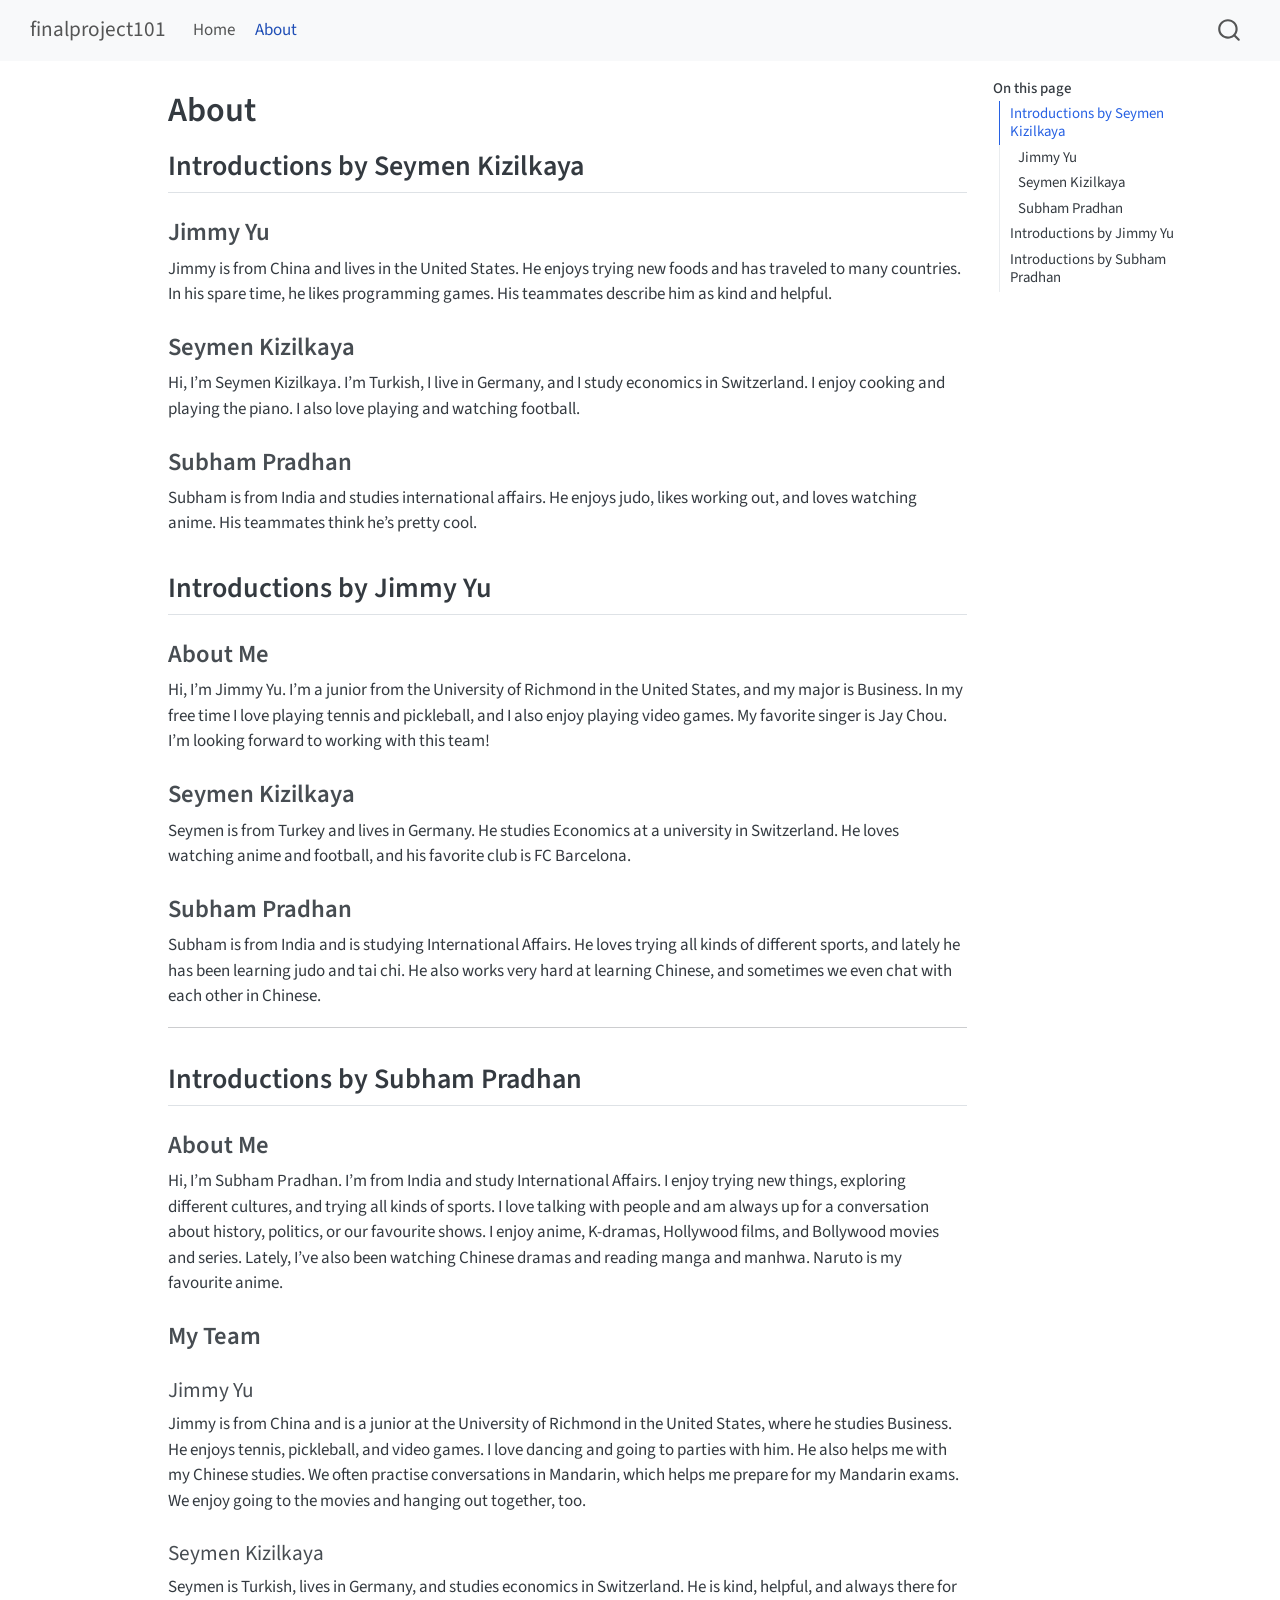
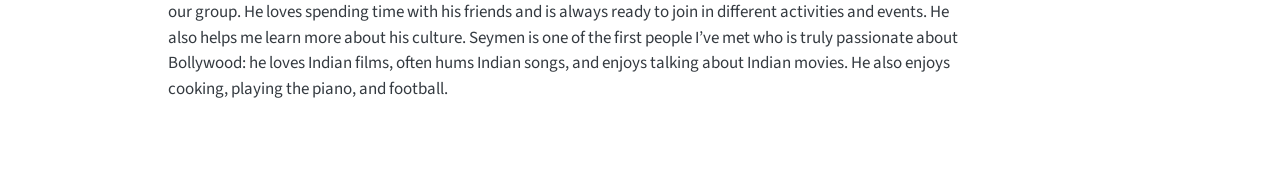
<file: docs/about.html>
<!DOCTYPE html>
<html xmlns="http://www.w3.org/1999/xhtml" lang="en" xml:lang="en"><head>

<meta charset="utf-8">
<meta name="generator" content="quarto-1.10.18">

<meta name="viewport" content="width=device-width, initial-scale=1.0, user-scalable=yes">


<title>About – finalproject101</title>
<style>
/* Default styles provided by pandoc.
** See https://pandoc.org/MANUAL.html#variables-for-html for config info.
*/
span.smallcaps{font-variant: small-caps;}
div.columns{display: flex; gap: 1.5em;}
div.column{flex: auto;}
@media screen {
div.columns{gap: min(4vw, 1.5em);}
div.column{overflow-x: auto;}
}
div.hanging-indent{margin-left: 1.5em; text-indent: -1.5em;}
ul.task-list{list-style: none;}
ul.task-list li input[type="checkbox"] {
  width: 0.8em;
  margin: 0 0.8em 0.2em -1em; /* quarto-specific, see https://github.com/quarto-dev/quarto-cli/issues/4556 */ 
  vertical-align: middle;
}
</style>


<script src="site_libs/quarto-nav/quarto-nav.js"></script>
<script src="site_libs/quarto-nav/headroom.min.js"></script>
<script src="site_libs/clipboard/clipboard.min.js"></script>
<script src="site_libs/quarto-search/autocomplete.umd.js"></script>
<script src="site_libs/quarto-search/fuse.min.js"></script>
<script src="site_libs/quarto-search/quarto-search.js"></script>
<meta name="quarto:offset" content="./">
<script src="site_libs/quarto-html/quarto.js" type="module"></script>
<script src="site_libs/quarto-html/tabsets/tabsets.js" type="module"></script>
<script src="site_libs/quarto-html/popper.min.js"></script>
<script src="site_libs/quarto-html/tippy.umd.min.js"></script>
<script src="site_libs/quarto-html/anchor.min.js"></script>
<link href="site_libs/quarto-html/tippy.css" rel="stylesheet">
<link href="site_libs/quarto-html/quarto-syntax-highlighting-64a204ab8560d761af7679ceaba22944.css" rel="stylesheet" id="quarto-text-highlighting-styles">
<script src="site_libs/bootstrap/bootstrap.min.js"></script>
<link href="site_libs/bootstrap/bootstrap-icons.css" rel="stylesheet">
<link href="site_libs/bootstrap/bootstrap-172ba59bd5e0b52282274ba0c0cc16fc.min.css" rel="stylesheet" append-hash="true" id="quarto-bootstrap" data-mode="light">
<script id="quarto-search-options" type="application/json">{
  "location": "navbar",
  "copy-button": false,
  "collapse-after": 3,
  "panel-placement": "end",
  "type": "overlay",
  "limit": 50,
  "keyboard-shortcut": [
    "f",
    "/",
    "s"
  ],
  "show-item-context": false,
  "language": {
    "search-no-results-text": "No results",
    "search-matching-documents-text": "matching documents",
    "search-copy-link-title": "Copy link to search",
    "search-hide-matches-text": "Hide additional matches",
    "search-more-match-text": "more match in this document",
    "search-more-matches-text": "more matches in this document",
    "search-clear-button-title": "Clear",
    "search-text-placeholder": "",
    "search-detached-cancel-button-title": "Cancel",
    "search-submit-button-title": "Submit",
    "search-label": "Search"
  }
}</script>


<link rel="stylesheet" href="styles.css">
</head>

<body class="nav-fixed quarto-light">

<div id="quarto-search-results"></div>
  <header id="quarto-header" class="headroom fixed-top">
    <nav class="navbar navbar-expand-lg " data-bs-theme="dark">
      <div class="navbar-container container-fluid">
      <div class="navbar-brand-container mx-auto">
    <a class="navbar-brand" href="./index.html">
    <span class="navbar-title">finalproject101</span>
    </a>
  </div>
            <div id="quarto-search" class="" title="Search"></div>
          <button class="navbar-toggler" type="button" data-bs-toggle="collapse" data-bs-target="#navbarCollapse" aria-controls="navbarCollapse" role="menu" aria-expanded="false" aria-label="Toggle navigation" onclick="if (window.quartoToggleHeadroom) { window.quartoToggleHeadroom(); }">
  <span class="navbar-toggler-icon"></span>
</button>
          <div class="collapse navbar-collapse" id="navbarCollapse">
            <ul class="navbar-nav navbar-nav-scroll me-auto">
  <li class="nav-item">
    <a class="nav-link" href="./index.html"> 
<span class="menu-text">Home</span></a>
  </li>  
  <li class="nav-item">
    <a class="nav-link active" href="./about.html" aria-current="page"> 
<span class="menu-text">About</span></a>
  </li>  
</ul>
          </div> <!-- /navcollapse -->
            <div class="quarto-navbar-tools">
</div>
      </div> <!-- /container-fluid -->
    </nav>
</header>
<!-- content -->
<div id="quarto-content" class="quarto-container page-columns page-rows-contents page-layout-article page-navbar">
<!-- sidebar -->
<!-- margin-sidebar -->
    <div id="quarto-margin-sidebar" class="sidebar margin-sidebar">
        <nav id="TOC" role="doc-toc" class="toc-active">
    <h2 id="toc-title">On this page</h2>
   
  <ul>
  <li><a href="#introductions-by-seymen-kizilkaya" id="toc-introductions-by-seymen-kizilkaya" class="nav-link active" data-scroll-target="#introductions-by-seymen-kizilkaya">Introductions by Seymen Kizilkaya</a>
  <ul class="collapse">
  <li><a href="#jimmy-yu" id="toc-jimmy-yu" class="nav-link" data-scroll-target="#jimmy-yu">Jimmy Yu</a></li>
  <li><a href="#seymen-kizilkaya" id="toc-seymen-kizilkaya" class="nav-link" data-scroll-target="#seymen-kizilkaya">Seymen Kizilkaya</a></li>
  <li><a href="#subham-pradhan" id="toc-subham-pradhan" class="nav-link" data-scroll-target="#subham-pradhan">Subham Pradhan</a></li>
  </ul></li>
  <li><a href="#introductions-by-jimmy-yu" id="toc-introductions-by-jimmy-yu" class="nav-link" data-scroll-target="#introductions-by-jimmy-yu">Introductions by Jimmy Yu</a>
  <ul class="collapse">
  <li><a href="#about-me" id="toc-about-me" class="nav-link" data-scroll-target="#about-me">About Me</a></li>
  <li><a href="#seymen-kizilkaya-1" id="toc-seymen-kizilkaya-1" class="nav-link" data-scroll-target="#seymen-kizilkaya-1">Seymen Kizilkaya</a></li>
  <li><a href="#subham-pradhan-1" id="toc-subham-pradhan-1" class="nav-link" data-scroll-target="#subham-pradhan-1">Subham Pradhan</a></li>
  </ul></li>
  <li><a href="#introductions-by-subham-pradhan" id="toc-introductions-by-subham-pradhan" class="nav-link" data-scroll-target="#introductions-by-subham-pradhan">Introductions by Subham Pradhan</a>
  <ul class="collapse">
  <li><a href="#about-me-1" id="toc-about-me-1" class="nav-link" data-scroll-target="#about-me-1">About Me</a></li>
  <li><a href="#my-team" id="toc-my-team" class="nav-link" data-scroll-target="#my-team">My Team</a></li>
  </ul></li>
  </ul>
</nav>
    </div>
<!-- main -->
<main class="content" id="quarto-document-content">

<header id="title-block-header" class="quarto-title-block default">
<div class="quarto-title">
<h1 class="title">About</h1>
</div>



<div class="quarto-title-meta">

    
  
    
  </div>
  


</header>


<section id="introductions-by-seymen-kizilkaya" class="level2">
<h2 class="anchored" data-anchor-id="introductions-by-seymen-kizilkaya">Introductions by Seymen Kizilkaya</h2>
<section id="jimmy-yu" class="level3">
<h3 class="anchored" data-anchor-id="jimmy-yu">Jimmy Yu</h3>
<p>Jimmy is from China and lives in the United States. He enjoys trying new foods and has traveled to many countries. In his spare time, he likes programming games. His teammates describe him as kind and helpful.</p>
</section>
<section id="seymen-kizilkaya" class="level3">
<h3 class="anchored" data-anchor-id="seymen-kizilkaya">Seymen Kizilkaya</h3>
<p>Hi, I’m Seymen Kizilkaya. I’m Turkish, I live in Germany, and I study economics in Switzerland. I enjoy cooking and playing the piano. I also love playing and watching football.</p>
</section>
<section id="subham-pradhan" class="level3">
<h3 class="anchored" data-anchor-id="subham-pradhan">Subham Pradhan</h3>
<p>Subham is from India and studies international affairs. He enjoys judo, likes working out, and loves watching anime. His teammates think he’s pretty cool.</p>
</section>
</section>
<section id="introductions-by-jimmy-yu" class="level2">
<h2 class="anchored" data-anchor-id="introductions-by-jimmy-yu">Introductions by Jimmy Yu</h2>
<section id="about-me" class="level3">
<h3 class="anchored" data-anchor-id="about-me">About Me</h3>
<p>Hi, I’m Jimmy Yu. I’m a junior from the University of Richmond in the United States, and my major is Business. In my free time I love playing tennis and pickleball, and I also enjoy playing video games. My favorite singer is Jay Chou. I’m looking forward to working with this team!</p>
</section>
<section id="seymen-kizilkaya-1" class="level3">
<h3 class="anchored" data-anchor-id="seymen-kizilkaya-1">Seymen Kizilkaya</h3>
<p>Seymen is from Turkey and lives in Germany. He studies Economics at a university in Switzerland. He loves watching anime and football, and his favorite club is FC Barcelona.</p>
</section>
<section id="subham-pradhan-1" class="level3">
<h3 class="anchored" data-anchor-id="subham-pradhan-1">Subham Pradhan</h3>
<p>Subham is from India and is studying International Affairs. He loves trying all kinds of different sports, and lately he has been learning judo and tai chi. He also works very hard at learning Chinese, and sometimes we even chat with each other in Chinese.</p>
<hr>
</section>
</section>
<section id="introductions-by-subham-pradhan" class="level2">
<h2 class="anchored" data-anchor-id="introductions-by-subham-pradhan">Introductions by Subham Pradhan</h2>
<section id="about-me-1" class="level3">
<h3 class="anchored" data-anchor-id="about-me-1">About Me</h3>
<p>Hi, I’m Subham Pradhan. I’m from India and study International Affairs. I enjoy trying new things, exploring different cultures, and trying all kinds of sports. I love talking with people and am always up for a conversation about history, politics, or our favourite shows. I enjoy anime, K-dramas, Hollywood films, and Bollywood movies and series. Lately, I’ve also been watching Chinese dramas and reading manga and manhwa. Naruto is my favourite anime.</p>
</section>
<section id="my-team" class="level3">
<h3 class="anchored" data-anchor-id="my-team">My Team</h3>
<section id="jimmy-yu-1" class="level4">
<h4 class="anchored" data-anchor-id="jimmy-yu-1">Jimmy Yu</h4>
<p>Jimmy is from China and is a junior at the University of Richmond in the United States, where he studies Business. He enjoys tennis, pickleball, and video games. I love dancing and going to parties with him. He also helps me with my Chinese studies. We often practise conversations in Mandarin, which helps me prepare for my Mandarin exams. We enjoy going to the movies and hanging out together, too.</p>
</section>
<section id="seymen-kizilkaya-2" class="level4">
<h4 class="anchored" data-anchor-id="seymen-kizilkaya-2">Seymen Kizilkaya</h4>
<p>Seymen is Turkish, lives in Germany, and studies economics in Switzerland. He is kind, helpful, and always there for our group. He loves spending time with his friends and is always ready to join in different activities and events. He also helps me learn more about his culture. Seymen is one of the first people I’ve met who is truly passionate about Bollywood: he loves Indian films, often hums Indian songs, and enjoys talking about Indian movies. He also enjoys cooking, playing the piano, and football.</p>


</section>
</section>
</section>

</main> <!-- /main -->
<script id="quarto-html-after-body" type="application/javascript">
  window.document.addEventListener("DOMContentLoaded", function (event) {
    const icon = "";
    const anchorJS = new window.AnchorJS();
    anchorJS.options = {
      placement: 'right',
      icon: icon
    };
    anchorJS.add('.anchored');
    const isCodeAnnotation = (el) => {
      for (const clz of el.classList) {
        if (clz.startsWith('code-annotation-')) {                     
          return true;
        }
      }
      return false;
    }
    const onCopySuccess = function(e) {
      // button target
      const button = e.trigger;
      // don't keep focus
      button.blur();
      // flash "checked"
      button.classList.add('code-copy-button-checked');
      var currentTitle = button.getAttribute("title");
      button.setAttribute("title", "Copied!");
      let tooltip;
      if (window.bootstrap) {
        button.setAttribute("data-bs-toggle", "tooltip");
        button.setAttribute("data-bs-placement", "left");
        button.setAttribute("data-bs-title", "Copied!");
        tooltip = new bootstrap.Tooltip(button, 
          { trigger: "manual", 
            customClass: "code-copy-button-tooltip",
            offset: [0, -8]});
        tooltip.show();    
      }
      setTimeout(function() {
        if (tooltip) {
          tooltip.hide();
          button.removeAttribute("data-bs-title");
          button.removeAttribute("data-bs-toggle");
          button.removeAttribute("data-bs-placement");
        }
        button.setAttribute("title", currentTitle);
        button.classList.remove('code-copy-button-checked');
      }, 1000);
      // clear code selection
      e.clearSelection();
    }
    const getTextToCopy = function(trigger) {
      const outerScaffold = trigger.parentElement.cloneNode(true);
      const codeEl = outerScaffold.querySelector('code');
      for (const childEl of codeEl.children) {
        if (isCodeAnnotation(childEl)) {
          childEl.remove();
        }
      }
      return codeEl.innerText;
    }
    const clipboard = new window.ClipboardJS('.code-copy-button:not([data-in-quarto-modal])', {
      text: getTextToCopy
    });
    clipboard.on('success', onCopySuccess);
    if (window.document.getElementById('quarto-embedded-source-code-modal')) {
      const clipboardModal = new window.ClipboardJS('.code-copy-button[data-in-quarto-modal]', {
        text: getTextToCopy,
        container: window.document.getElementById('quarto-embedded-source-code-modal')
      });
      clipboardModal.on('success', onCopySuccess);
    }
      var localhostRegex = new RegExp(/^(?:http|https):\/\/localhost\:?[0-9]*\//);
      var mailtoRegex = new RegExp(/^mailto:/);
        var filterRegex = new RegExp('/' + window.location.host + '/');
      var isInternal = (href) => {
          return filterRegex.test(href) || localhostRegex.test(href) || mailtoRegex.test(href);
      }
      // Inspect non-navigation links and adorn them if external
     var links = window.document.querySelectorAll('a[href]:not(.nav-link):not(.navbar-brand):not(.toc-action):not(.sidebar-link):not(.sidebar-item-toggle):not(.pagination-link):not(.no-external):not([aria-hidden]):not(.dropdown-item):not(.quarto-navigation-tool):not(.about-link)');
      for (var i=0; i<links.length; i++) {
        const link = links[i];
        if (!isInternal(link.href)) {
          // undo the damage that might have been done by quarto-nav.js in the case of
          // links that we want to consider external
          if (link.dataset.originalHref !== undefined) {
            link.href = link.dataset.originalHref;
          }
        }
      }
    function tippyHover(el, contentFn, onTriggerFn, onUntriggerFn) {
      const config = {
        allowHTML: true,
        maxWidth: 500,
        delay: 100,
        arrow: false,
        appendTo: function(el) {
            return el.parentElement;
        },
        interactive: true,
        interactiveBorder: 10,
        theme: 'quarto',
        placement: 'bottom-start',
      };
      if (contentFn) {
        config.content = contentFn;
      }
      if (onTriggerFn) {
        config.onTrigger = onTriggerFn;
      }
      if (onUntriggerFn) {
        config.onUntrigger = onUntriggerFn;
      }
      window.tippy(el, config); 
    }
    const noterefs = window.document.querySelectorAll('a[role="doc-noteref"]');
    for (var i=0; i<noterefs.length; i++) {
      const ref = noterefs[i];
      tippyHover(ref, function() {
        // use id or data attribute instead here
        let href = ref.getAttribute('data-footnote-href') || ref.getAttribute('href');
        try { href = new URL(href).hash; } catch {}
        const id = href.replace(/^#\/?/, "");
        const note = window.document.getElementById(id);
        if (note) {
          return note.innerHTML;
        } else {
          return "";
        }
      });
    }
    const xrefs = window.document.querySelectorAll('a.quarto-xref');
    const processXRef = (id, note) => {
      // Strip column container classes
      const stripColumnClz = (el) => {
        el.classList.remove("page-full", "page-columns");
        if (el.children) {
          for (const child of el.children) {
            stripColumnClz(child);
          }
        }
      }
      stripColumnClz(note)
      if (id === null || id.startsWith('sec-')) {
        // Special case sections, only their first couple elements
        const container = document.createElement("div");
        if (note.children && note.children.length > 2) {
          container.appendChild(note.children[0].cloneNode(true));
          for (let i = 1; i < note.children.length; i++) {
            const child = note.children[i];
            if (child.tagName === "P" && child.innerText === "") {
              continue;
            } else {
              container.appendChild(child.cloneNode(true));
              break;
            }
          }
          if (window.Quarto?.typesetMath) {
            window.Quarto.typesetMath(container);
          }
          return container.innerHTML
        } else {
          if (window.Quarto?.typesetMath) {
            window.Quarto.typesetMath(note);
          }
          return note.innerHTML;
        }
      } else {
        // Remove any anchor links if they are present
        const anchorLink = note.querySelector('a.anchorjs-link');
        if (anchorLink) {
          anchorLink.remove();
        }
        if (window.Quarto?.typesetMath) {
          window.Quarto.typesetMath(note);
        }
        if (note.classList.contains("callout")) {
          return note.outerHTML;
        } else {
          return note.innerHTML;
        }
      }
    }
    for (var i=0; i<xrefs.length; i++) {
      const xref = xrefs[i];
      tippyHover(xref, undefined, function(instance) {
        instance.disable();
        let url = xref.getAttribute('href');
        let hash = undefined; 
        if (url.startsWith('#')) {
          hash = url;
        } else {
          try { hash = new URL(url).hash; } catch {}
        }
        if (hash) {
          const id = hash.replace(/^#\/?/, "");
          const note = window.document.getElementById(id);
          if (note !== null) {
            try {
              const html = processXRef(id, note.cloneNode(true));
              instance.setContent(html);
            } finally {
              instance.enable();
              instance.show();
            }
          } else {
            // See if we can fetch this
            fetch(url.split('#')[0])
            .then(res => res.text())
            .then(html => {
              const parser = new DOMParser();
              const htmlDoc = parser.parseFromString(html, "text/html");
              const note = htmlDoc.getElementById(id);
              if (note !== null) {
                const html = processXRef(id, note);
                instance.setContent(html);
              } 
            }).finally(() => {
              instance.enable();
              instance.show();
            });
          }
        } else {
          // See if we can fetch a full url (with no hash to target)
          // This is a special case and we should probably do some content thinning / targeting
          fetch(url)
          .then(res => res.text())
          .then(html => {
            const parser = new DOMParser();
            const htmlDoc = parser.parseFromString(html, "text/html");
            const note = htmlDoc.querySelector('main.content');
            if (note !== null) {
              // This should only happen for chapter cross references
              // (since there is no id in the URL)
              // remove the first header
              if (note.children.length > 0 && note.children[0].tagName === "HEADER") {
                note.children[0].remove();
              }
              const html = processXRef(null, note);
              instance.setContent(html);
            } 
          }).finally(() => {
            instance.enable();
            instance.show();
          });
        }
      }, function(instance) {
      });
    }
        let selectedAnnoteEl;
        const selectorForAnnotation = ( cell, annotation) => {
          let cellAttr = 'data-code-cell="' + cell + '"';
          let lineAttr = 'data-code-annotation="' +  annotation + '"';
          const selector = 'span[' + cellAttr + '][' + lineAttr + ']';
          return selector;
        }
        const selectCodeLines = (annoteEl) => {
          const doc = window.document;
          const targetCell = annoteEl.getAttribute("data-target-cell");
          const targetAnnotation = annoteEl.getAttribute("data-target-annotation");
          const annoteSpan = window.document.querySelector(selectorForAnnotation(targetCell, targetAnnotation));
          const lines = annoteSpan.getAttribute("data-code-lines").split(",");
          const lineIds = lines.map((line) => {
            return targetCell + "-" + line;
          })
          let top = null;
          let height = null;
          let parent = null;
          if (lineIds.length > 0) {
              //compute the position of the single el (top and bottom and make a div)
              const el = window.document.getElementById(lineIds[0]);
              top = el.offsetTop;
              height = el.offsetHeight;
              parent = el.parentElement.parentElement;
            if (lineIds.length > 1) {
              const lastEl = window.document.getElementById(lineIds[lineIds.length - 1]);
              const bottom = lastEl.offsetTop + lastEl.offsetHeight;
              height = bottom - top;
            }
            if (top !== null && height !== null && parent !== null) {
              // cook up a div (if necessary) and position it 
              let div = window.document.getElementById("code-annotation-line-highlight");
              if (div === null) {
                div = window.document.createElement("div");
                div.setAttribute("id", "code-annotation-line-highlight");
                div.style.position = 'absolute';
                parent.appendChild(div);
              }
              div.style.top = top - 2 + "px";
              div.style.height = height + 4 + "px";
              div.style.left = 0;
              let gutterDiv = window.document.getElementById("code-annotation-line-highlight-gutter");
              if (gutterDiv === null) {
                gutterDiv = window.document.createElement("div");
                gutterDiv.setAttribute("id", "code-annotation-line-highlight-gutter");
                gutterDiv.style.position = 'absolute';
                const codeCell = window.document.getElementById(targetCell);
                const gutter = codeCell.querySelector('.code-annotation-gutter');
                gutter.appendChild(gutterDiv);
              }
              gutterDiv.style.top = top - 2 + "px";
              gutterDiv.style.height = height + 4 + "px";
            }
            selectedAnnoteEl = annoteEl;
          }
        };
        const unselectCodeLines = () => {
          const elementsIds = ["code-annotation-line-highlight", "code-annotation-line-highlight-gutter"];
          elementsIds.forEach((elId) => {
            const div = window.document.getElementById(elId);
            if (div) {
              div.remove();
            }
          });
          selectedAnnoteEl = undefined;
        };
          // Handle positioning of the toggle
      window.addEventListener(
        "resize",
        throttle(() => {
          elRect = undefined;
          if (selectedAnnoteEl) {
            selectCodeLines(selectedAnnoteEl);
          }
        }, 10)
      );
      function throttle(fn, ms) {
      let throttle = false;
      let timer;
        return (...args) => {
          if(!throttle) { // first call gets through
              fn.apply(this, args);
              throttle = true;
          } else { // all the others get throttled
              if(timer) clearTimeout(timer); // cancel #2
              timer = setTimeout(() => {
                fn.apply(this, args);
                timer = throttle = false;
              }, ms);
          }
        };
      }
        // Attach click handler to the DT
        const annoteDls = window.document.querySelectorAll('dt[data-target-cell]');
        for (const annoteDlNode of annoteDls) {
          annoteDlNode.addEventListener('click', (event) => {
            const clickedEl = event.target;
            if (clickedEl !== selectedAnnoteEl) {
              unselectCodeLines();
              const activeEl = window.document.querySelector('dt[data-target-cell].code-annotation-active');
              if (activeEl) {
                activeEl.classList.remove('code-annotation-active');
              }
              selectCodeLines(clickedEl);
              clickedEl.classList.add('code-annotation-active');
            } else {
              // Unselect the line
              unselectCodeLines();
              clickedEl.classList.remove('code-annotation-active');
            }
          });
        }
    const findCites = (el) => {
      const parentEl = el.parentElement;
      if (parentEl) {
        const cites = parentEl.dataset.cites;
        if (cites) {
          return {
            el,
            cites: cites.split(' ')
          };
        } else {
          return findCites(el.parentElement)
        }
      } else {
        return undefined;
      }
    };
    var bibliorefs = window.document.querySelectorAll('a[role="doc-biblioref"]');
    for (var i=0; i<bibliorefs.length; i++) {
      const ref = bibliorefs[i];
      const citeInfo = findCites(ref);
      if (citeInfo) {
        tippyHover(citeInfo.el, function() {
          var popup = window.document.createElement('div');
          citeInfo.cites.forEach(function(cite) {
            var citeDiv = window.document.createElement('div');
            citeDiv.classList.add('hanging-indent');
            citeDiv.classList.add('csl-entry');
            var biblioDiv = window.document.getElementById('ref-' + cite);
            if (biblioDiv) {
              citeDiv.innerHTML = biblioDiv.innerHTML;
            }
            popup.appendChild(citeDiv);
          });
          return popup.innerHTML;
        });
      }
    }
  });
  </script>
</div> <!-- /content -->




</body></html>
</file>
<file: site_libs/quarto-html/tippy.css>
.tippy-box[data-animation=fade][data-state=hidden]{opacity:0}[data-tippy-root]{max-width:calc(100vw - 10px)}.tippy-box{position:relative;background-color:#333;color:#fff;border-radius:4px;font-size:14px;line-height:1.4;white-space:normal;outline:0;transition-property:transform,visibility,opacity}.tippy-box[data-placement^=top]>.tippy-arrow{bottom:0}.tippy-box[data-placement^=top]>.tippy-arrow:before{bottom:-7px;left:0;border-width:8px 8px 0;border-top-color:initial;transform-origin:center top}.tippy-box[data-placement^=bottom]>.tippy-arrow{top:0}.tippy-box[data-placement^=bottom]>.tippy-arrow:before{top:-7px;left:0;border-width:0 8px 8px;border-bottom-color:initial;transform-origin:center bottom}.tippy-box[data-placement^=left]>.tippy-arrow{right:0}.tippy-box[data-placement^=left]>.tippy-arrow:before{border-width:8px 0 8px 8px;border-left-color:initial;right:-7px;transform-origin:center left}.tippy-box[data-placement^=right]>.tippy-arrow{left:0}.tippy-box[data-placement^=right]>.tippy-arrow:before{left:-7px;border-width:8px 8px 8px 0;border-right-color:initial;transform-origin:center right}.tippy-box[data-inertia][data-state=visible]{transition-timing-function:cubic-bezier(.54,1.5,.38,1.11)}.tippy-arrow{width:16px;height:16px;color:#333}.tippy-arrow:before{content:"";position:absolute;border-color:transparent;border-style:solid}.tippy-content{position:relative;padding:5px 9px;z-index:1}
</file>
<file: site_libs/quarto-html/quarto-syntax-highlighting-ed96de9b727972fe78a7b5d16c58bf87.css>
/* quarto syntax highlight colors */
:root {
  --quarto-hl-ot-color: #003B4F;
  --quarto-hl-at-color: #657422;
  --quarto-hl-ss-color: #20794D;
  --quarto-hl-an-color: #5E5E5E;
  --quarto-hl-fu-color: #4758AB;
  --quarto-hl-st-color: #20794D;
  --quarto-hl-cf-color: #003B4F;
  --quarto-hl-op-color: #5E5E5E;
  --quarto-hl-er-color: #AD0000;
  --quarto-hl-bn-color: #AD0000;
  --quarto-hl-al-color: #AD0000;
  --quarto-hl-va-color: #111111;
  --quarto-hl-bu-color: inherit;
  --quarto-hl-ex-color: inherit;
  --quarto-hl-pp-color: #AD0000;
  --quarto-hl-in-color: #5E5E5E;
  --quarto-hl-vs-color: #20794D;
  --quarto-hl-wa-color: #5E5E5E;
  --quarto-hl-do-color: #5E5E5E;
  --quarto-hl-im-color: #00769E;
  --quarto-hl-ch-color: #20794D;
  --quarto-hl-dt-color: #AD0000;
  --quarto-hl-fl-color: #AD0000;
  --quarto-hl-co-color: #5E5E5E;
  --quarto-hl-cv-color: #5E5E5E;
  --quarto-hl-cn-color: #8f5902;
  --quarto-hl-sc-color: #5E5E5E;
  --quarto-hl-dv-color: #AD0000;
  --quarto-hl-kw-color: #003B4F;
}

/* other quarto variables */
:root {
  --quarto-font-monospace: SFMono-Regular, Menlo, Monaco, Consolas, "Liberation Mono", "Courier New", monospace;
}

/* syntax highlight based on Pandoc's rules */
pre > code.sourceCode > span {
  color: #003B4F;
}

code.sourceCode > span {
  color: #003B4F;
}

div.sourceCode,
div.sourceCode pre.sourceCode {
  color: #003B4F;
}

/* Normal */
code span {
  color: #003B4F;
}

/* Alert */
code span.al {
  color: #AD0000;
  font-style: inherit;
}

/* Annotation */
code span.an {
  color: #5E5E5E;
  font-style: inherit;
}

/* Attribute */
code span.at {
  color: #657422;
  font-style: inherit;
}

/* BaseN */
code span.bn {
  color: #AD0000;
  font-style: inherit;
}

/* BuiltIn */
code span.bu {
  font-style: inherit;
}

/* ControlFlow */
code span.cf {
  color: #003B4F;
  font-weight: bold;
  font-style: inherit;
}

/* Char */
code span.ch {
  color: #20794D;
  font-style: inherit;
}

/* Constant */
code span.cn {
  color: #8f5902;
  font-style: inherit;
}

/* Comment */
code span.co {
  color: #5E5E5E;
  font-style: inherit;
}

/* CommentVar */
code span.cv {
  color: #5E5E5E;
  font-style: italic;
}

/* Documentation */
code span.do {
  color: #5E5E5E;
  font-style: italic;
}

/* DataType */
code span.dt {
  color: #AD0000;
  font-style: inherit;
}

/* DecVal */
code span.dv {
  color: #AD0000;
  font-style: inherit;
}

/* Error */
code span.er {
  color: #AD0000;
  font-style: inherit;
}

/* Extension */
code span.ex {
  font-style: inherit;
}

/* Float */
code span.fl {
  color: #AD0000;
  font-style: inherit;
}

/* Function */
code span.fu {
  color: #4758AB;
  font-style: inherit;
}

/* Import */
code span.im {
  color: #00769E;
  font-style: inherit;
}

/* Information */
code span.in {
  color: #5E5E5E;
  font-style: inherit;
}

/* Keyword */
code span.kw {
  color: #003B4F;
  font-weight: bold;
  font-style: inherit;
}

/* Operator */
code span.op {
  color: #5E5E5E;
  font-style: inherit;
}

/* Other */
code span.ot {
  color: #003B4F;
  font-style: inherit;
}

/* Preprocessor */
code span.pp {
  color: #AD0000;
  font-style: inherit;
}

/* SpecialChar */
code span.sc {
  color: #5E5E5E;
  font-style: inherit;
}

/* SpecialString */
code span.ss {
  color: #20794D;
  font-style: inherit;
}

/* String */
code span.st {
  color: #20794D;
  font-style: inherit;
}

/* Variable */
code span.va {
  color: #111111;
  font-style: inherit;
}

/* VerbatimString */
code span.vs {
  color: #20794D;
  font-style: inherit;
}

/* Warning */
code span.wa {
  color: #5E5E5E;
  font-style: italic;
}

.prevent-inlining {
  content: "</";
}

/*# sourceMappingURL=0920dd6d7437995b8cdf7429764427b1.css.map */
</file>
<file: styles.css>
/* css styles */
</file>
<file: docs/site_libs/quarto-html/tippy.css>
.tippy-box[data-animation=fade][data-state=hidden]{opacity:0}[data-tippy-root]{max-width:calc(100vw - 10px)}.tippy-box{position:relative;background-color:#333;color:#fff;border-radius:4px;font-size:14px;line-height:1.4;white-space:normal;outline:0;transition-property:transform,visibility,opacity}.tippy-box[data-placement^=top]>.tippy-arrow{bottom:0}.tippy-box[data-placement^=top]>.tippy-arrow:before{bottom:-7px;left:0;border-width:8px 8px 0;border-top-color:initial;transform-origin:center top}.tippy-box[data-placement^=bottom]>.tippy-arrow{top:0}.tippy-box[data-placement^=bottom]>.tippy-arrow:before{top:-7px;left:0;border-width:0 8px 8px;border-bottom-color:initial;transform-origin:center bottom}.tippy-box[data-placement^=left]>.tippy-arrow{right:0}.tippy-box[data-placement^=left]>.tippy-arrow:before{border-width:8px 0 8px 8px;border-left-color:initial;right:-7px;transform-origin:center left}.tippy-box[data-placement^=right]>.tippy-arrow{left:0}.tippy-box[data-placement^=right]>.tippy-arrow:before{left:-7px;border-width:8px 8px 8px 0;border-right-color:initial;transform-origin:center right}.tippy-box[data-inertia][data-state=visible]{transition-timing-function:cubic-bezier(.54,1.5,.38,1.11)}.tippy-arrow{width:16px;height:16px;color:#333}.tippy-arrow:before{content:"";position:absolute;border-color:transparent;border-style:solid}.tippy-content{position:relative;padding:5px 9px;z-index:1}
</file>
<file: docs/site_libs/quarto-html/quarto-syntax-highlighting-64a204ab8560d761af7679ceaba22944.css>
/* quarto syntax highlight colors */
:root {
  --quarto-hl-ot-color: #003B4F;
  --quarto-hl-at-color: #657422;
  --quarto-hl-ss-color: #20794D;
  --quarto-hl-an-color: #5E5E5E;
  --quarto-hl-fu-color: #4758AB;
  --quarto-hl-st-color: #20794D;
  --quarto-hl-cf-color: #003B4F;
  --quarto-hl-op-color: #5E5E5E;
  --quarto-hl-er-color: #AD0000;
  --quarto-hl-bn-color: #AD0000;
  --quarto-hl-al-color: #AD0000;
  --quarto-hl-va-color: #111111;
  --quarto-hl-bu-color: inherit;
  --quarto-hl-ex-color: inherit;
  --quarto-hl-pp-color: #AD0000;
  --quarto-hl-in-color: #5E5E5E;
  --quarto-hl-vs-color: #20794D;
  --quarto-hl-wa-color: #5E5E5E;
  --quarto-hl-do-color: #5E5E5E;
  --quarto-hl-im-color: #00769E;
  --quarto-hl-ch-color: #20794D;
  --quarto-hl-dt-color: #AD0000;
  --quarto-hl-fl-color: #AD0000;
  --quarto-hl-co-color: #5E5E5E;
  --quarto-hl-cv-color: #5E5E5E;
  --quarto-hl-cn-color: #8f5902;
  --quarto-hl-sc-color: #5E5E5E;
  --quarto-hl-dv-color: #AD0000;
  --quarto-hl-kw-color: #003B4F;
}

/* other quarto variables */
:root {
  --quarto-font-monospace: SFMono-Regular, Menlo, Monaco, Consolas, "Liberation Mono", "Courier New", monospace;
}

/* syntax highlight based on Pandoc's rules */
pre > code.sourceCode > span {
  color: #003B4F;
}

code.sourceCode > span {
  color: #003B4F;
}

div.sourceCode,
div.sourceCode pre.sourceCode {
  color: #003B4F;
}

/* Normal */
code span {
  color: #003B4F;
}

/* Alert */
code span.al {
  color: #AD0000;
  font-style: inherit;
}

/* Annotation */
code span.an {
  color: #5E5E5E;
  font-style: inherit;
}

/* Attribute */
code span.at {
  color: #657422;
  font-style: inherit;
}

/* BaseN */
code span.bn {
  color: #AD0000;
  font-style: inherit;
}

/* BuiltIn */
code span.bu {
  font-style: inherit;
}

/* ControlFlow */
code span.cf {
  color: #003B4F;
  font-weight: bold;
  font-style: inherit;
}

/* Char */
code span.ch {
  color: #20794D;
  font-style: inherit;
}

/* Constant */
code span.cn {
  color: #8f5902;
  font-style: inherit;
}

/* Comment */
code span.co {
  color: #5E5E5E;
  font-style: inherit;
}

/* CommentVar */
code span.cv {
  color: #5E5E5E;
  font-style: italic;
}

/* Documentation */
code span.do {
  color: #5E5E5E;
  font-style: italic;
}

/* DataType */
code span.dt {
  color: #AD0000;
  font-style: inherit;
}

/* DecVal */
code span.dv {
  color: #AD0000;
  font-style: inherit;
}

/* Error */
code span.er {
  color: #AD0000;
  font-style: inherit;
}

/* Extension */
code span.ex {
  font-style: inherit;
}

/* Float */
code span.fl {
  color: #AD0000;
  font-style: inherit;
}

/* Function */
code span.fu {
  color: #4758AB;
  font-style: inherit;
}

/* Import */
code span.im {
  color: #00769E;
  font-style: inherit;
}

/* Information */
code span.in {
  color: #5E5E5E;
  font-style: inherit;
}

/* Keyword */
code span.kw {
  color: #003B4F;
  font-weight: bold;
  font-style: inherit;
}

/* Operator */
code span.op {
  color: #5E5E5E;
  font-style: inherit;
}

/* Other */
code span.ot {
  color: #003B4F;
  font-style: inherit;
}

/* Preprocessor */
code span.pp {
  color: #AD0000;
  font-style: inherit;
}

/* SpecialChar */
code span.sc {
  color: #5E5E5E;
  font-style: inherit;
}

/* SpecialString */
code span.ss {
  color: #20794D;
  font-style: inherit;
}

/* String */
code span.st {
  color: #20794D;
  font-style: inherit;
}

/* Variable */
code span.va {
  color: #111111;
  font-style: inherit;
}

/* VerbatimString */
code span.vs {
  color: #20794D;
  font-style: inherit;
}

/* Warning */
code span.wa {
  color: #5E5E5E;
  font-style: italic;
}

.prevent-inlining {
  content: "</";
}

/*# sourceMappingURL=9d8d5bb603a83b8298b89080a598c93b.css.map */
</file>
<file: docs/styles.css>
/* css styles */
</file>
